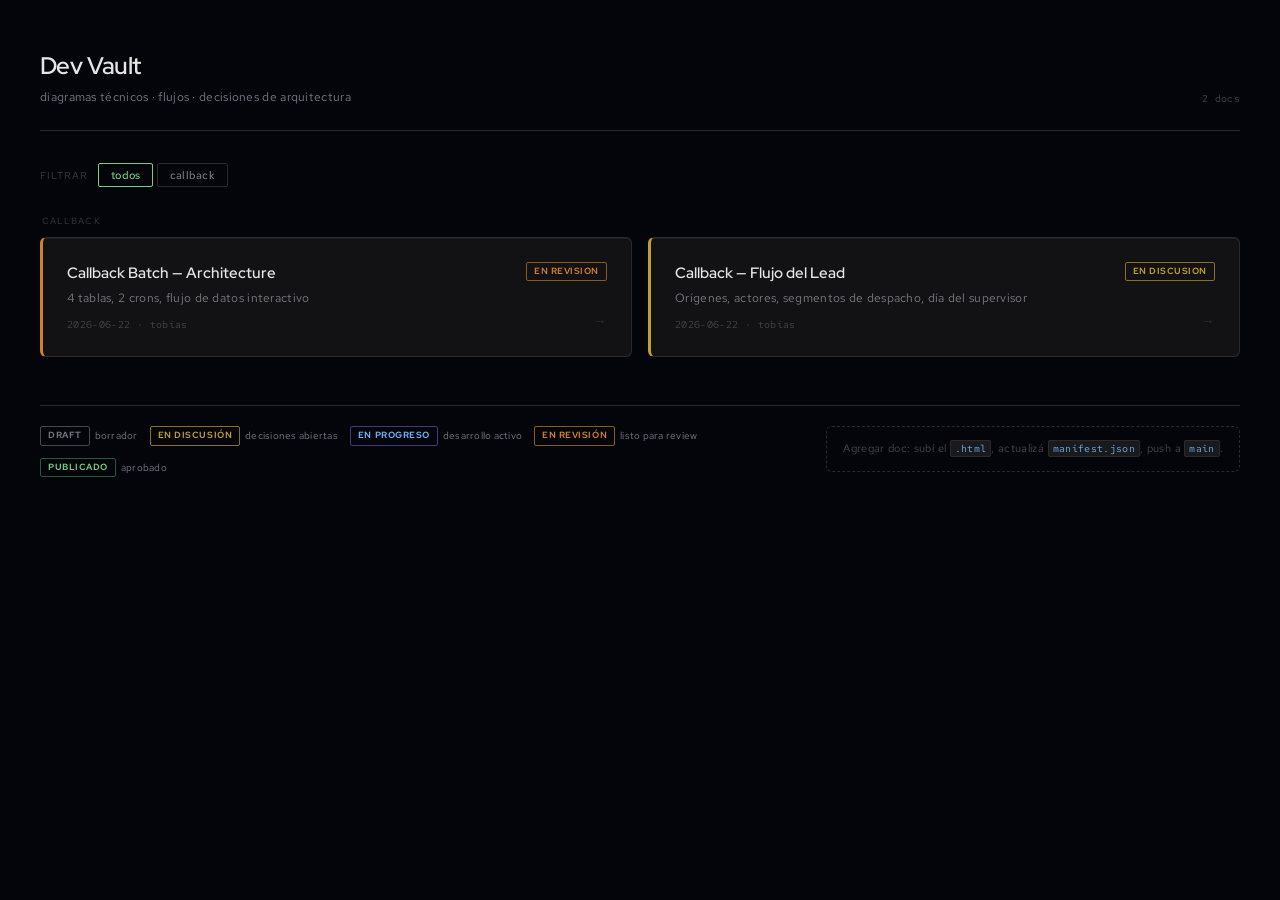
<file: index.html>
<!DOCTYPE html>
<html lang="es">
<head>
<meta charset="UTF-8">
<meta name="viewport" content="width=device-width, initial-scale=1.0">
<title>Dev Vault</title>
<link rel="preconnect" href="https://fonts.googleapis.com">
<link rel="preconnect" href="https://fonts.gstatic.com" crossorigin>
<link href="https://fonts.googleapis.com/css2?family=Red+Hat+Display:wght@400;500;600;700&family=Red+Hat+Mono:wght@400;500;600;700&family=Red+Hat+Text:wght@400;500;600;700&display=swap" rel="stylesheet">
<style>
:root {
  --carbon:   #04040b;
  --graphite: #121113;
  --obsidian: #1a191b;
  --basalt:   #2b292d;
  --iron:     #323035;
  --pewter:   #3c393f;
  --steel:    #49474e;
  --fog:      #7c7a85;
  --silver:   #b5b2bc;
  --ash:      #eeeef0;
  --chalk:    #e5e5e5;
  --signal:   #71d083;
  --led:      #366740;
  --moss:     #2d5736;
  --fern:     #1b2a1e;
  --forest:   #1d3a24;
  --link-blue:#70b8ff;
  --iris:     #473876;
  --plum:     #291f43;
  --shadow:   rgba(255,255,255,.06) 0 1px 0 0 inset;
}

* { box-sizing: border-box; margin: 0; padding: 0; }

body {
  background: var(--carbon);
  color: var(--ash);
  font-family: 'Red Hat Text', -apple-system, sans-serif;
  font-size: 14px;
  line-height: 1.5;
  letter-spacing: 0.025em;
  padding: 48px 40px 80px;
}

.wrap { max-width: 1200px; margin: 0 auto; }

/* ── HEADER ── */
.hdr {
  border-bottom: 1px solid var(--basalt);
  padding-bottom: 24px;
  margin-bottom: 32px;
  display: grid;
  grid-template-columns: 1fr auto;
  align-items: end;
  gap: 16px;
}
.hdr-left {}
.hdr h1 {
  font-family: 'Red Hat Display', sans-serif;
  font-size: 24px;
  font-weight: 600;
  color: var(--chalk);
  letter-spacing: -0.025em;
  margin-bottom: 4px;
}
.hdr p { font-size: 12px; color: var(--fog); letter-spacing: 0.025em; }
.hdr-meta { font-size: 10px; color: var(--steel); text-align: right; font-family: 'Red Hat Mono', monospace; }

/* ── FILTERS ── */
.filters-bar {
  display: flex;
  align-items: center;
  gap: 6px;
  margin-bottom: 28px;
  flex-wrap: wrap;
}
.filters-label {
  font-size: 10px;
  text-transform: uppercase;
  letter-spacing: .1em;
  color: var(--iron);
  font-weight: 500;
  margin-right: 4px;
}
.filter-btn {
  background: transparent;
  border: 1px solid var(--basalt);
  color: var(--fog);
  padding: 4px 12px;
  font-family: 'Red Hat Text', sans-serif;
  font-size: 11px;
  font-weight: 500;
  cursor: pointer;
  letter-spacing: 0.025em;
  border-radius: 2px;
  transition: border-color .15s, color .15s;
}
.filter-btn:hover, .filter-btn.active { border-color: var(--signal); color: var(--signal); }

/* ── DOMAIN GROUP ── */
.domain-group { margin-bottom: 32px; }
.domain-label {
  font-size: 9px;
  text-transform: uppercase;
  letter-spacing: .12em;
  color: var(--iron);
  margin-bottom: 8px;
  font-family: 'Red Hat Text', sans-serif;
  font-weight: 500;
  padding-left: 2px;
}

/* ── CARDS GRID ── */
.cards-grid {
  display: grid;
  grid-template-columns: repeat(2, 1fr);
  gap: 16px;
}
@media (max-width: 768px) {
  .cards-grid { grid-template-columns: 1fr; }
}

/* ── DOC CARD ── */
.doc-card {
  display: flex;
  align-items: stretch;
  background: var(--graphite);
  border: 1px solid var(--basalt);
  border-left: 3px solid var(--basalt);
  padding: 24px 24px;
  text-decoration: none;
  color: inherit;
  border-radius: 6px;
  box-shadow: var(--shadow);
  transition: border-color .15s, background .15s;
  gap: 16px;
  min-height: 120px;
}
.doc-card:hover { background: var(--obsidian); border-color: var(--pewter); }
.doc-card.status-draft        { border-left-color: var(--steel); }
.doc-card.status-en-discusion { border-left-color: #c0a030; }
.doc-card.status-en-progreso  { border-left-color: var(--link-blue); }
.doc-card.status-en-revision  { border-left-color: #d08030; }
.doc-card.status-publicado    { border-left-color: var(--signal); }
.doc-card.status-archivado    { opacity: .4; border-left-color: var(--basalt); }

.doc-main { flex: 1; min-width: 0; }
.doc-title {
  font-family: 'Red Hat Display', sans-serif;
  font-weight: 600;
  font-size: 15px;
  color: var(--chalk);
  margin-bottom: 5px;
  letter-spacing: 0;
  white-space: nowrap;
  overflow: hidden;
  text-overflow: ellipsis;
}
.doc-desc  { font-size: 12px; color: var(--fog); letter-spacing: 0.025em; line-height: 1.5; }
.doc-meta  { font-size: 10px; color: var(--steel); margin-top: 10px; font-family: 'Red Hat Mono', monospace; }

.doc-aside {
  display: flex;
  flex-direction: column;
  align-items: flex-end;
  justify-content: space-between;
  flex-shrink: 0;
  gap: 8px;
}

/* ── BADGE ── */
.badge {
  display: inline-block;
  padding: 2px 7px;
  font-size: 9px;
  font-weight: 600;
  letter-spacing: .06em;
  text-transform: uppercase;
  border: 1px solid;
  border-radius: 2px;
  white-space: nowrap;
  font-family: 'Red Hat Text', sans-serif;
}
.badge-draft        { color: var(--fog);       border-color: var(--steel); }
.badge-en-discusion { color: #c0a030;          border-color: #8a7022; }
.badge-en-progreso  { color: var(--link-blue); border-color: var(--iris); }
.badge-en-revision  { color: #d08030;          border-color: #8a5a1a; }
.badge-publicado    { color: var(--signal);    border-color: var(--moss); }
.badge-archivado    { color: var(--steel);     border-color: var(--basalt); }

.doc-author { font-size: 10px; color: var(--steel); font-family: 'Red Hat Mono', monospace; }
.doc-arrow  { font-size: 14px; color: var(--iron); transition: color .15s, transform .15s; }
.doc-card:hover .doc-arrow { color: var(--fog); transform: translateX(2px); }

/* ── EMPTY STATE ── */
.empty {
  color: var(--steel);
  font-size: 13px;
  padding: 48px 0;
  font-family: 'Red Hat Mono', monospace;
  border: 1px dashed var(--basalt);
  border-radius: 6px;
  text-align: center;
}

/* ── FOOTER ROW ── */
.footer-row {
  margin-top: 48px;
  padding-top: 20px;
  border-top: 1px solid var(--basalt);
  display: grid;
  grid-template-columns: 1fr auto;
  gap: 32px;
  align-items: start;
}

.legend {
  display: flex;
  gap: 12px;
  flex-wrap: wrap;
  font-size: 10px;
  color: var(--fog);
  letter-spacing: 0.025em;
  align-items: center;
}
.legend-item { display: flex; align-items: center; gap: 5px; }

.add-hint {
  padding: 12px 16px;
  border: 1px dashed var(--basalt);
  border-radius: 6px;
  font-size: 11px;
  color: var(--steel);
  line-height: 1.8;
  text-align: right;
  min-width: 340px;
}
.add-hint code {
  color: var(--link-blue);
  background: var(--obsidian);
  padding: 1px 4px;
  border: 1px solid var(--basalt);
  border-radius: 2px;
  font-family: 'Red Hat Mono', monospace;
  font-size: 10px;
}

@media (max-width: 900px) {
  body { padding: 32px 20px 60px; }
  .hdr { grid-template-columns: 1fr; }
  .hdr-meta { text-align: left; }
  .footer-row { grid-template-columns: 1fr; }
  .add-hint { min-width: 0; text-align: left; }
}
</style>
</head>
<body>
<div class="wrap">

  <div class="hdr">
    <div class="hdr-left">
      <h1>Dev Vault</h1>
      <p>diagramas técnicos &middot; flujos &middot; decisiones de arquitectura</p>
    </div>
    <div class="hdr-meta" id="doc-count">cargando…</div>
  </div>

  <div class="filters-bar">
    <span class="filters-label">filtrar</span>
    <div id="filters">
      <button class="filter-btn active" data-filter="all" onclick="setFilter('all', this)">todos</button>
    </div>
  </div>

  <div id="docs-container"></div>

  <div class="footer-row">
    <div class="legend">
      <div class="legend-item"><span class="badge badge-draft">draft</span> borrador</div>
      <div class="legend-item"><span class="badge badge-en-discusion">en discusión</span> decisiones abiertas</div>
      <div class="legend-item"><span class="badge badge-en-progreso">en progreso</span> desarrollo activo</div>
      <div class="legend-item"><span class="badge badge-en-revision">en revisión</span> listo para review</div>
      <div class="legend-item"><span class="badge badge-publicado">publicado</span> aprobado</div>
    </div>
    <div class="add-hint">
      Agregar doc: subí el <code>.html</code>, actualizá <code>manifest.json</code>, push a <code>main</code>.
    </div>
  </div>

</div>

<script>
// ponytail: inline fallback so the page renders when opened as file://
const FALLBACK_DOCS = [
  {
    "file": "callback-batch-architecture.html",
    "title": "Callback Batch — Architecture",
    "description": "4 tablas, 2 crons, flujo de datos interactivo",
    "domain": "Callback",
    "status": "en-revision",
    "author": "tobias",
    "updated": "2026-06-22"
  },
  {
    "file": "callback-lead-flow.html",
    "title": "Callback — Flujo del Lead",
    "description": "Orígenes, actores, segmentos de despacho, día del supervisor",
    "domain": "Callback",
    "status": "en-discusion",
    "author": "tobias",
    "updated": "2026-06-22"
  }
];

let currentFilter = 'all';
let allDocs = [];

fetch('manifest.json')
  .then(r => r.json())
  .then(docs => init(docs))
  .catch(() => init(FALLBACK_DOCS));

function init(docs) {
  allDocs = docs;
  buildFilters(docs);
  render(docs);
  document.getElementById('doc-count').textContent = `${docs.length} doc${docs.length !== 1 ? 's' : ''}`;
}

function buildFilters(docs) {
  const domains = [...new Set(docs.map(d => d.domain))];
  const container = document.getElementById('filters');
  domains.forEach(domain => {
    const btn = document.createElement('button');
    btn.className = 'filter-btn';
    btn.dataset.filter = domain;
    btn.textContent = domain.toLowerCase();
    btn.onclick = () => setFilter(domain, btn);
    container.appendChild(btn);
  });
}

function setFilter(filter, btn) {
  currentFilter = filter;
  document.querySelectorAll('.filter-btn').forEach(b => b.classList.remove('active'));
  btn.classList.add('active');
  render(allDocs);
}

function render(docs) {
  const filtered = currentFilter === 'all' ? docs : docs.filter(d => d.domain === currentFilter);
  const container = document.getElementById('docs-container');

  if (!filtered.length) {
    container.innerHTML = '<div class="empty">— sin documentos</div>';
    return;
  }

  const byDomain = filtered.reduce((acc, d) => {
    (acc[d.domain] = acc[d.domain] || []).push(d);
    return acc;
  }, {});

  container.innerHTML = Object.entries(byDomain).map(([domain, items]) => `
    <div class="domain-group">
      <div class="domain-label">${domain}</div>
      <div class="cards-grid">
        ${items.map(doc => `
          <a class="doc-card status-${doc.status}" href="${doc.file}">
            <div class="doc-main">
              <div class="doc-title">${doc.title}</div>
              <div class="doc-desc">${doc.description}</div>
              <div class="doc-meta">${doc.updated} &middot; ${doc.author}</div>
            </div>
            <div class="doc-aside">
              <span class="badge badge-${doc.status}">${doc.status.replace(/-/g, ' ')}</span>
              <span class="doc-arrow">→</span>
            </div>
          </a>`).join('')}
      </div>
    </div>`).join('');
}
</script>
</body>
</html>
</file>
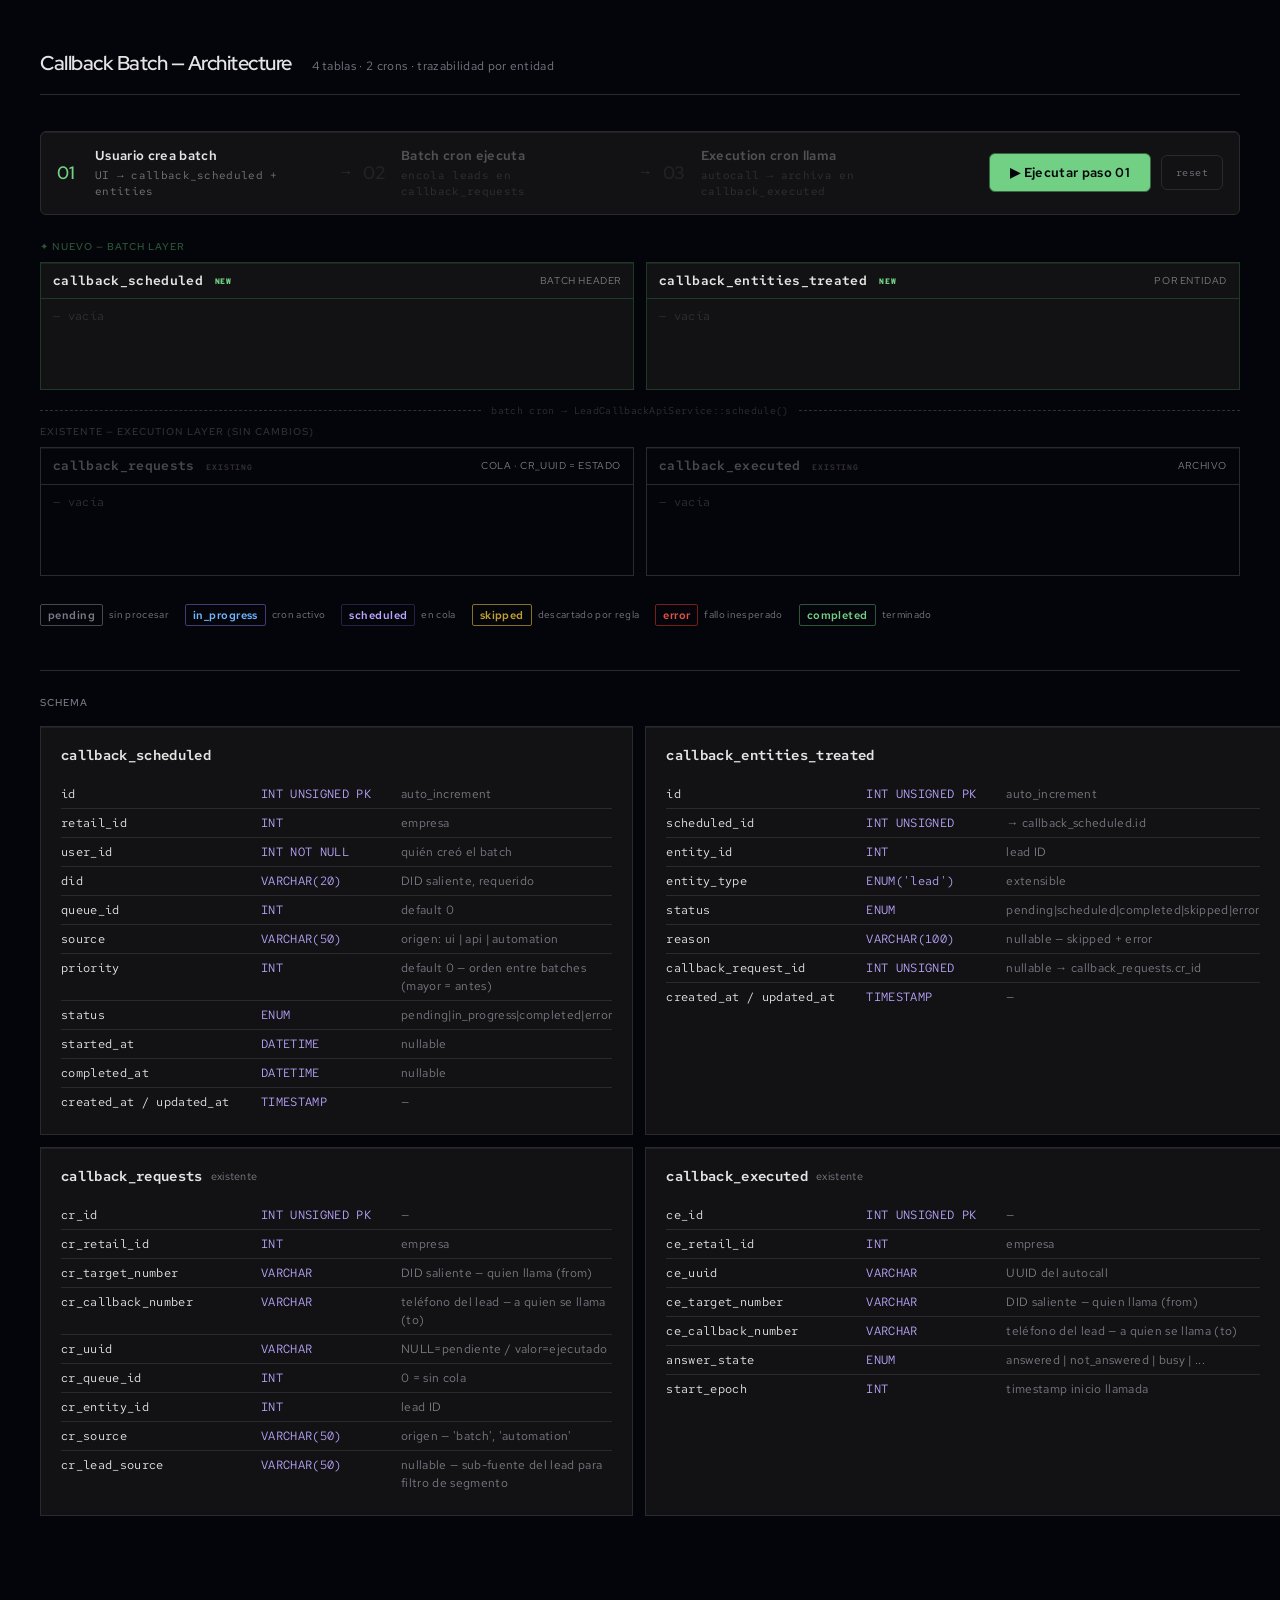
<file: callback-batch-architecture.html>
<!DOCTYPE html>
<html lang="es">
<head>
<meta charset="UTF-8">
<meta name="viewport" content="width=device-width, initial-scale=1.0">
<title>Callback Batch — System Architecture</title>
<link rel="preconnect" href="https://fonts.googleapis.com">
<link rel="preconnect" href="https://fonts.gstatic.com" crossorigin>
<link href="https://fonts.googleapis.com/css2?family=Red+Hat+Display:wght@400;500;600;700&family=Red+Hat+Mono:wght@400;500;600;700&family=Red+Hat+Text:wght@400;500;600;700&display=swap" rel="stylesheet">
<style>
:root {
  --carbon:   #04040b;
  --graphite: #121113;
  --obsidian: #1a191b;
  --basalt:   #2b292d;
  --iron:     #323035;
  --pewter:   #3c393f;
  --steel:    #49474e;
  --fog:      #7c7a85;
  --silver:   #b5b2bc;
  --ash:      #eeeef0;
  --chalk:    #e5e5e5;
  --signal:   #71d083;
  --led:      #366740;
  --moss:     #2d5736;
  --forest:   #1d3a24;
  --fern:     #1b2a1e;
  --link-blue:#70b8ff;
  --iris:     #473876;
  --plum:     #291f43;
  --lilac:    #baa7ff;
  --shadow:   rgba(255,255,255,.06) 0 1px 0 0 inset;

  --pending:   var(--steel);
  --progress:  var(--iris);
  --completed: var(--moss);
  --error:     #7a1d18;
  --skipped:   #4a3510;
  --scheduled: #1a3a6a;
}

* { box-sizing: border-box; margin: 0; padding: 0; }

body {
  background: var(--carbon);
  color: var(--ash);
  font-family: 'Red Hat Text', sans-serif;
  font-size: 13px;
  line-height: 1.5;
  letter-spacing: 0.025em;
  padding: 48px 40px 100px;
}

/* ── HEADER ── */
.hdr {
  max-width: min(1440px, 96vw);
  margin: 0 auto 36px;
  display: flex;
  align-items: baseline;
  gap: 20px;
  border-bottom: 1px solid var(--basalt);
  padding-bottom: 16px;
}
.hdr h1 {
  font-family: 'Red Hat Display', sans-serif;
  font-size: 20px;
  font-weight: 600;
  color: var(--chalk);
  letter-spacing: -0.025em;
}
.hdr p { font-size: 12px; color: var(--fog); }

/* ── CONTROLS ── */
.controls {
  max-width: min(1440px, 96vw);
  margin: 0 auto 24px;
}

.steps {
  display: flex;
  align-items: center;
  gap: 10px;
  background: var(--graphite);
  border: 1px solid var(--basalt);
  border-radius: 6px;
  padding: 14px 16px;
  box-shadow: var(--shadow);
}

.step {
  display: flex;
  align-items: center;
  gap: 10px;
  opacity: .3;
  transition: opacity .2s;
}
.step.active { opacity: 1; }
.step.done   { opacity: .5; }

.step-num {
  font-family: 'Red Hat Display', sans-serif;
  font-size: 18px;
  font-weight: 600;
  color: var(--steel);
  min-width: 28px;
  letter-spacing: -0.025em;
}
.step.active .step-num { color: var(--signal); }
.step.done   .step-num { color: var(--moss); }

.step-title { font-size: 13px; font-weight: 600; color: var(--chalk); font-family: 'Red Hat Text', sans-serif; }
.step-sub   { font-size: 11px; color: var(--fog); margin-top: 1px; font-family: 'Red Hat Mono', monospace; }

.step-arrow { color: var(--iron); font-size: 14px; flex-shrink: 0; }

.step-spacer { flex: 1; }

.btn-next {
  background: var(--signal);
  border: 1px solid var(--led);
  color: var(--carbon);
  padding: 10px 20px;
  font-family: 'Red Hat Text', sans-serif;
  font-size: 13px;
  font-weight: 600;
  cursor: pointer;
  letter-spacing: 0.025em;
  border-radius: 6px;
  transition: background .15s;
  flex-shrink: 0;
}
.btn-next:hover { background: #8de09a; }
.btn-next:disabled { opacity: .25; cursor: not-allowed; }

.btn {
  background: transparent;
  border: 1px solid var(--basalt);
  color: var(--fog);
  padding: 10px 14px;
  font-family: 'Red Hat Mono', monospace;
  font-size: 10px;
  cursor: pointer;
  letter-spacing: 0.04em;
  border-radius: 6px;
  transition: border-color .15s, color .15s;
}
.btn:hover:not(:disabled) { border-color: var(--pewter); color: var(--ash); }
.btn:disabled { opacity: .25; cursor: not-allowed; }
.btn-reset { flex-shrink: 0; }

/* ── PIPELINE ── */
.pipeline {
  max-width: min(1440px, 96vw);
  margin: 0 auto;
}

/* Layer labels */
.layer-label {
  font-size: 10px;
  text-transform: uppercase;
  letter-spacing: .1em;
  color: var(--iron);
  margin-bottom: 8px;
  font-family: 'Red Hat Text', sans-serif;
  font-weight: 500;
}
.layer:first-child .layer-label { color: var(--moss); }
.layer:first-child .tbl { border-color: var(--forest); }
.layer:first-child .tbl-head { border-bottom-color: var(--forest); }
.layer:first-child .tbl-name::after {
  content: ' NEW';
  font-size: 8px;
  font-weight: 700;
  color: var(--signal);
  letter-spacing: .1em;
  margin-left: 6px;
  vertical-align: middle;
}
.layer:last-child .layer-label { color: var(--iron); }
.layer:last-child .tbl { background: var(--carbon); border-color: var(--basalt); }
.layer:last-child .tbl-name { color: var(--steel); }
.layer:last-child .tbl-name::after {
  content: ' EXISTING';
  font-size: 8px;
  font-weight: 600;
  color: var(--iron);
  letter-spacing: .1em;
  margin-left: 6px;
  vertical-align: middle;
}

.layer { margin-bottom: 6px; }

/* Table grid per layer */
.layer-grid {
  display: grid;
  grid-template-columns: 1fr 1fr;
  gap: 12px;
}

/* Connector between layers */
.connector {
  display: flex;
  align-items: center;
  justify-content: center;
  height: 28px;
  color: var(--iron);
  font-size: 10px;
  font-family: 'Red Hat Mono', monospace;
  gap: 10px;
  position: relative;
}
.connector::before, .connector::after {
  content: '';
  flex: 1;
  border-top: 1px dashed var(--iron);
}
.connector-label { white-space: nowrap; }
.connector.active-flow { color: var(--link-blue); }
.connector.active-flow::before, .connector.active-flow::after {
  border-color: var(--link-blue);
  animation: dash 1s linear infinite;
}

@keyframes dash {
  to { stroke-dashoffset: -10; }
}

/* Table card */
.tbl {
  background: var(--graphite);
  border: 1px solid var(--basalt);
  box-shadow: var(--shadow);
}
.tbl.highlight { border-color: var(--moss); }

.tbl-head {
  display: flex;
  align-items: center;
  padding: 8px 12px;
  border-bottom: 1px solid var(--basalt);
  gap: 10px;
}
.tbl-name {
  font-weight: 600;
  color: var(--chalk);
  font-size: 13px;
  font-family: 'Red Hat Mono', monospace;
}
.tbl-role {
  font-size: 10px;
  color: var(--fog);
  margin-left: auto;
  text-transform: uppercase;
  letter-spacing: .06em;
  font-family: 'Red Hat Text', sans-serif;
}

.tbl-body {
  padding: 8px 12px;
  min-height: 90px;
}

.empty { color: var(--iron); font-size: 12px; font-family: 'Red Hat Mono', monospace; }

/* Data rows inside tables */
.row {
  display: flex;
  gap: 12px;
  padding: 5px 0;
  border-bottom: 1px solid var(--basalt);
  font-size: 12px;
  font-family: 'Red Hat Mono', monospace;
  animation: fadeIn .2s ease;
  align-items: center;
}
.row:last-child { border-bottom: none; }

@keyframes fadeIn {
  from { opacity: 0; transform: translateY(-2px); }
  to   { opacity: 1; transform: translateY(0); }
}

.cell-id    { color: var(--steel); width: 40px; flex-shrink: 0; }
.cell-phone { color: var(--ash);   width: 95px; flex-shrink: 0; }
.cell-lead  { color: var(--fog);   width: 60px; flex-shrink: 0; }
.cell-info  { color: var(--fog);   flex: 1; }
.cell-uuid  { width: 70px; flex-shrink: 0; }
.cell-ans   { width: 90px; flex-shrink: 0; }

/* Status chip */
.chip {
  display: inline-block;
  padding: 2px 7px;
  font-size: 11px;
  font-weight: 600;
  letter-spacing: .04em;
  border: 1px solid;
  border-radius: 2px;
  white-space: nowrap;
  font-family: 'Red Hat Text', sans-serif;
}
.chip-pending   { color: var(--fog);      border-color: var(--steel); }
.chip-progress  { color: var(--link-blue);border-color: var(--iris); }
.chip-completed { color: var(--signal);   border-color: var(--moss); }
.chip-scheduled { color: var(--lilac);    border-color: var(--plum); }
.chip-skipped   { color: #c0a030;         border-color: #8a7022; }
.chip-error     { color: #e05545;         border-color: #7a1d18; }

/* ── SCHEMA ── */
.schema-section {
  max-width: min(1440px, 96vw);
  margin: 44px auto 0;
  border-top: 1px solid var(--basalt);
  padding-top: 24px;
}

.schema-title {
  font-size: 10px;
  text-transform: uppercase;
  letter-spacing: .1em;
  color: var(--fog);
  margin-bottom: 16px;
  font-family: 'Red Hat Text', sans-serif;
  font-weight: 500;
}

.schema-grid {
  display: grid;
  grid-template-columns: 1fr 1fr;
  gap: 12px;
}

.schema-card {
  background: var(--graphite);
  border: 1px solid var(--basalt);
  padding: 18px 20px;
  box-shadow: var(--shadow);
}

.s-tbl-name {
  font-weight: 600;
  color: var(--chalk);
  font-size: 14px;
  font-family: 'Red Hat Mono', monospace;
  margin-bottom: 14px;
  display: flex;
  align-items: center;
  gap: 8px;
}
.s-existing {
  font-size: 11px;
  font-weight: 400;
  color: var(--fog);
  font-family: 'Red Hat Text', sans-serif;
}

.s-field {
  display: grid;
  grid-template-columns: 190px 130px 1fr;
  gap: 10px;
  padding: 5px 0;
  font-size: 12px;
  font-family: 'Red Hat Mono', monospace;
  border-bottom: 1px solid var(--basalt);
}
.s-field:last-child { border-bottom: none; }

.s-fname { color: var(--ash); }
.s-ftype { color: var(--lilac); }
.s-fnote { color: var(--fog); font-family: 'Red Hat Text', sans-serif; }

/* ── STATUS LEGEND ── */
.legend {
  max-width: min(1440px, 96vw);
  margin: 28px auto 0;
  display: flex;
  gap: 16px;
  flex-wrap: wrap;
}
.legend-item {
  display: flex;
  align-items: center;
  gap: 6px;
  font-size: 10px;
  color: var(--fog);
  font-family: 'Red Hat Text', sans-serif;
}
</style>
</head>
<body>

<div class="hdr">
  <h1>Callback Batch — Architecture</h1>
  <p>4 tablas · 2 crons · trazabilidad por entidad</p>
</div>

<!-- CONTROLS -->
<div class="controls">
  <div class="steps">
    <div class="step" id="s1">
      <div class="step-num">01</div>
      <div class="step-desc">
        <div class="step-title">Usuario crea batch</div>
        <div class="step-sub">UI → callback_scheduled + entities</div>
      </div>
    </div>
    <div class="step-arrow">→</div>
    <div class="step" id="s2">
      <div class="step-num">02</div>
      <div class="step-desc">
        <div class="step-title">Batch cron ejecuta</div>
        <div class="step-sub">encola leads en callback_requests</div>
      </div>
    </div>
    <div class="step-arrow">→</div>
    <div class="step" id="s3">
      <div class="step-num">03</div>
      <div class="step-desc">
        <div class="step-title">Execution cron llama</div>
        <div class="step-sub">autocall → archiva en callback_executed</div>
      </div>
    </div>
    <div class="step-spacer"></div>
    <button class="btn-next" id="btn-next" onclick="nextStep()">▶ Ejecutar paso 01</button>
    <button class="btn btn-reset" onclick="reset()">reset</button>
  </div>
</div>

<!-- PIPELINE -->
<div class="pipeline">

  <!-- Layer 1: orchestration -->
  <div class="layer">
    <div class="layer-label">✦ nuevo — batch layer</div>
    <div class="layer-grid">
      <div class="tbl" id="card-sched">
        <div class="tbl-head">
          <span class="tbl-name">callback_scheduled</span>
          <span class="tbl-role">batch header</span>
        </div>
        <div class="tbl-body" id="body-sched">
          <div class="empty">— vacía</div>
        </div>
      </div>
      <div class="tbl" id="card-ent">
        <div class="tbl-head">
          <span class="tbl-name">callback_entities_treated</span>
          <span class="tbl-role">por entidad</span>
        </div>
        <div class="tbl-body" id="body-ent">
          <div class="empty">— vacía</div>
        </div>
      </div>
    </div>
  </div>

  <!-- Connector -->
  <div class="connector" id="connector">
    <span class="connector-label">batch cron → LeadCallbackApiService::schedule()</span>
  </div>

  <!-- Layer 2: execution -->
  <div class="layer">
    <div class="layer-label">existente — execution layer (sin cambios)</div>
    <div class="layer-grid">
      <div class="tbl" id="card-req">
        <div class="tbl-head">
          <span class="tbl-name">callback_requests</span>
          <span class="tbl-role">cola · cr_uuid = estado</span>
        </div>
        <div class="tbl-body" id="body-req">
          <div class="empty">— vacía</div>
        </div>
      </div>
      <div class="tbl" id="card-exec">
        <div class="tbl-head">
          <span class="tbl-name">callback_executed</span>
          <span class="tbl-role">archivo</span>
        </div>
        <div class="tbl-body" id="body-exec">
          <div class="empty">— vacía</div>
        </div>
      </div>
    </div>
  </div>

</div>

<!-- LEGEND -->
<div class="legend">
  <div class="legend-item"><span class="chip chip-pending">pending</span> sin procesar</div>
  <div class="legend-item"><span class="chip chip-progress">in_progress</span> cron activo</div>
  <div class="legend-item"><span class="chip chip-scheduled">scheduled</span> en cola</div>
  <div class="legend-item"><span class="chip chip-skipped">skipped</span> descartado por regla</div>
  <div class="legend-item"><span class="chip chip-error">error</span> fallo inesperado</div>
  <div class="legend-item"><span class="chip chip-completed">completed</span> terminado</div>
</div>

<!-- SCHEMA -->
<div class="schema-section">
  <div class="schema-title">Schema</div>
  <div class="schema-grid">

    <div class="schema-card">
      <div class="s-tbl-name">callback_scheduled</div>
      <div class="s-field"><span class="s-fname">id</span><span class="s-ftype">INT UNSIGNED PK</span><span class="s-fnote">auto_increment</span></div>
      <div class="s-field"><span class="s-fname">retail_id</span><span class="s-ftype">INT</span><span class="s-fnote">empresa</span></div>
      <div class="s-field"><span class="s-fname">user_id</span><span class="s-ftype">INT NOT NULL</span><span class="s-fnote">quién creó el batch</span></div>
      <div class="s-field"><span class="s-fname">did</span><span class="s-ftype">VARCHAR(20)</span><span class="s-fnote">DID saliente, requerido</span></div>
      <div class="s-field"><span class="s-fname">queue_id</span><span class="s-ftype">INT</span><span class="s-fnote">default 0</span></div>
      <div class="s-field"><span class="s-fname">source</span><span class="s-ftype">VARCHAR(50)</span><span class="s-fnote">origen: ui | api | automation</span></div>
      <div class="s-field"><span class="s-fname">priority</span><span class="s-ftype">INT</span><span class="s-fnote">default 0 — orden entre batches (mayor = antes)</span></div>
      <div class="s-field"><span class="s-fname">status</span><span class="s-ftype">ENUM</span><span class="s-fnote">pending|in_progress|completed|error</span></div>
      <div class="s-field"><span class="s-fname">started_at</span><span class="s-ftype">DATETIME</span><span class="s-fnote">nullable</span></div>
      <div class="s-field"><span class="s-fname">completed_at</span><span class="s-ftype">DATETIME</span><span class="s-fnote">nullable</span></div>
      <div class="s-field"><span class="s-fname">created_at / updated_at</span><span class="s-ftype">TIMESTAMP</span><span class="s-fnote">—</span></div>
    </div>

    <div class="schema-card">
      <div class="s-tbl-name">callback_entities_treated</div>
      <div class="s-field"><span class="s-fname">id</span><span class="s-ftype">INT UNSIGNED PK</span><span class="s-fnote">auto_increment</span></div>
      <div class="s-field"><span class="s-fname">scheduled_id</span><span class="s-ftype">INT UNSIGNED</span><span class="s-fnote">→ callback_scheduled.id</span></div>
      <div class="s-field"><span class="s-fname">entity_id</span><span class="s-ftype">INT</span><span class="s-fnote">lead ID</span></div>
      <div class="s-field"><span class="s-fname">entity_type</span><span class="s-ftype">ENUM('lead')</span><span class="s-fnote">extensible</span></div>
      <div class="s-field"><span class="s-fname">status</span><span class="s-ftype">ENUM</span><span class="s-fnote">pending|scheduled|completed|skipped|error</span></div>
      <div class="s-field"><span class="s-fname">reason</span><span class="s-ftype">VARCHAR(100)</span><span class="s-fnote">nullable — skipped + error</span></div>
      <div class="s-field"><span class="s-fname">callback_request_id</span><span class="s-ftype">INT UNSIGNED</span><span class="s-fnote">nullable → callback_requests.cr_id</span></div>
      <div class="s-field"><span class="s-fname">created_at / updated_at</span><span class="s-ftype">TIMESTAMP</span><span class="s-fnote">—</span></div>
    </div>

    <div class="schema-card">
      <div class="s-tbl-name">callback_requests <span class="s-existing">existente</span></div>
      <div class="s-field"><span class="s-fname">cr_id</span><span class="s-ftype">INT UNSIGNED PK</span><span class="s-fnote">—</span></div>
      <div class="s-field"><span class="s-fname">cr_retail_id</span><span class="s-ftype">INT</span><span class="s-fnote">empresa</span></div>
      <div class="s-field"><span class="s-fname">cr_target_number</span><span class="s-ftype">VARCHAR</span><span class="s-fnote">DID saliente — quien llama (from)</span></div>
      <div class="s-field"><span class="s-fname">cr_callback_number</span><span class="s-ftype">VARCHAR</span><span class="s-fnote">teléfono del lead — a quien se llama (to)</span></div>
      <div class="s-field"><span class="s-fname">cr_uuid</span><span class="s-ftype">VARCHAR</span><span class="s-fnote">NULL=pendiente / valor=ejecutado</span></div>
      <div class="s-field"><span class="s-fname">cr_queue_id</span><span class="s-ftype">INT</span><span class="s-fnote">0 = sin cola</span></div>
      <div class="s-field"><span class="s-fname">cr_entity_id</span><span class="s-ftype">INT</span><span class="s-fnote">lead ID</span></div>
      <div class="s-field"><span class="s-fname">cr_source</span><span class="s-ftype">VARCHAR(50)</span><span class="s-fnote">origen — 'batch', 'automation'</span></div>
      <div class="s-field"><span class="s-fname">cr_lead_source</span><span class="s-ftype">VARCHAR(50)</span><span class="s-fnote">nullable — sub-fuente del lead para filtro de segmento</span></div>
    </div>

    <div class="schema-card">
      <div class="s-tbl-name">callback_executed <span class="s-existing">existente</span></div>
      <div class="s-field"><span class="s-fname">ce_id</span><span class="s-ftype">INT UNSIGNED PK</span><span class="s-fnote">—</span></div>
      <div class="s-field"><span class="s-fname">ce_retail_id</span><span class="s-ftype">INT</span><span class="s-fnote">empresa</span></div>
      <div class="s-field"><span class="s-fname">ce_uuid</span><span class="s-ftype">VARCHAR</span><span class="s-fnote">UUID del autocall</span></div>
      <div class="s-field"><span class="s-fname">ce_target_number</span><span class="s-ftype">VARCHAR</span><span class="s-fnote">DID saliente — quien llama (from)</span></div>
      <div class="s-field"><span class="s-fname">ce_callback_number</span><span class="s-ftype">VARCHAR</span><span class="s-fnote">teléfono del lead — a quien se llama (to)</span></div>
      <div class="s-field"><span class="s-fname">answer_state</span><span class="s-ftype">ENUM</span><span class="s-fnote">answered | not_answered | busy | ...</span></div>
      <div class="s-field"><span class="s-fname">start_epoch</span><span class="s-ftype">INT</span><span class="s-fnote">timestamp inicio llamada</span></div>
    </div>

  </div>
</div>

<script>
const ENTITIES = [
  { id: 4821, phone: '+5491155550021', outcome: 'scheduled' },
  { id: 4822, phone: '+5491155550034', outcome: 'scheduled' },
  { id: 4823, phone: '+5491155550089', outcome: 'skipped',  reason: 'touch_limit_reached' },
  { id: 4824, phone: '+5491155550012', outcome: 'error',    reason: 'lead_not_found' },
  { id: 4825, phone: '+5491155550067', outcome: 'scheduled' },
];

const ANSWERS = ['answered', 'not_answered', 'answered'];

let step = 0;
let crBase = 9340;
let running = false;

const chip = (type, label) =>
  `<span class="chip chip-${type}">${label ?? type}</span>`;

function sleep(ms) { return new Promise(r => setTimeout(r, ms)); }

window.onload = () => setStepUI(1);

function highlight(id, on) {
  document.getElementById(id).classList.toggle('highlight', on);
}

function setStepUI(active) {
  for (let i = 1; i <= 3; i++) {
    const el = document.getElementById(`s${i}`);
    el.classList.remove('active', 'done');
    if (i < active) el.classList.add('done');
    if (i === active) el.classList.add('active');
  }
  const labels = [
    null,
    '▶ Ejecutar paso 01',
    '▶ Ejecutar paso 02',
    '▶ Ejecutar paso 03',
    '✓ Demo completa',
  ];
  const btn = document.getElementById('btn-next');
  btn.textContent = labels[active] ?? '✓ Demo completa';
  btn.disabled = active > 3;
}

function nextStep() {
  if (running) return;
  if (step === 0) step1();
  else if (step === 1) step2();
  else if (step === 2) step3();
}

function reset() {
  step = 0; crBase = 9340; running = false;
  ['body-sched','body-ent','body-req','body-exec'].forEach(id => {
    document.getElementById(id).innerHTML = '<div class="empty">— vacía</div>';
  });
  ['card-sched','card-ent','card-req','card-exec'].forEach(id => highlight(id, false));
  document.getElementById('connector').classList.remove('active-flow');
  document.getElementById('btn-next').disabled = false;
  setStepUI(1);
}

function step1() {
  if (step !== 0) return;
  step = 1;
  setStepUI(2);
  highlight('card-sched', true);
  highlight('card-ent', true);

  document.getElementById('body-sched').innerHTML = `
    <div class="row">
      <span class="cell-id">#1</span>
      <span>${chip('pending')}</span>
      <span class="cell-info">user:42 · did:+549110000 · queue:0 · source:ui · priority:0</span>
    </div>`;

  document.getElementById('body-ent').innerHTML = ENTITIES.map((e, i) => `
    <div class="row" id="ent-${i}">
      <span class="cell-id">#${e.id}</span>
      <span class="cell-lead">lead</span>
      <span>${chip('pending')}</span>
      <span class="cell-info">—</span>
    </div>`).join('');

}

async function step2() {
  if (step !== 1) return;
  step = 2; running = true;
  document.getElementById('btn-next').disabled = true;
  document.getElementById('connector').classList.add('active-flow');
  highlight('card-req', true);

  // in_progress
  document.getElementById('body-sched').innerHTML = `
    <div class="row">
      <span class="cell-id">#1</span>
      <span>${chip('progress', 'in_progress')}</span>
      <span class="cell-info">started: 10:00:01</span>
    </div>`;

  document.getElementById('body-req').innerHTML = '';

  let scheduled = 0;

  for (let i = 0; i < ENTITIES.length; i++) {
    await sleep(550);
    const e = ENTITIES[i];
    const row = document.getElementById(`ent-${i}`);

    if (e.outcome === 'scheduled') {
      const crId = crBase + scheduled;
      row.innerHTML = `
        <span class="cell-id">#${e.id}</span>
        <span class="cell-lead">lead</span>
        <span>${chip('scheduled')}</span>
        <span class="cell-info">cr_id:#${crId}</span>`;

      const rBody = document.getElementById('body-req');
      if (rBody.querySelector('.empty')) rBody.innerHTML = '';
      rBody.innerHTML += `
        <div class="row" id="req-${crId}">
          <span class="cell-id">#${crId}</span>
          <span class="cell-phone">${e.phone}</span>
          <span class="cell-uuid" style="color:var(--steel)">uuid:NULL</span>
          <span class="cell-info">lead #${e.id}</span>
        </div>`;
      scheduled++;

    } else if (e.outcome === 'skipped') {
      row.innerHTML = `
        <span class="cell-id">#${e.id}</span>
        <span class="cell-lead">lead</span>
        <span>${chip('skipped')}</span>
        <span class="cell-info">${e.reason}</span>`;

    } else {
      row.innerHTML = `
        <span class="cell-id">#${e.id}</span>
        <span class="cell-lead">lead</span>
        <span>${chip('error')}</span>
        <span class="cell-info">${e.reason}</span>`;
    }
  }

  await sleep(400);
  document.getElementById('connector').classList.remove('active-flow');

  document.getElementById('body-sched').innerHTML = `
    <div class="row">
      <span class="cell-id">#1</span>
      <span>${chip('completed')}</span>
      <span class="cell-info">10:00:01 → 10:00:04</span>
    </div>
    <div class="row">
      <span class="cell-id"></span>
      <span class="cell-info" style="color:var(--fog)">${scheduled} scheduled · 1 skipped · 1 error</span>
    </div>`;

  running = false;
  setStepUI(3);
  document.getElementById('btn-next').disabled = false;
}

async function step3() {
  if (step !== 2) return;
  step = 3; running = true;
  document.getElementById('btn-next').disabled = true;
  highlight('card-exec', true);

  document.getElementById('body-exec').innerHTML = '';

  const scheduled = ENTITIES.filter(e => e.outcome === 'scheduled');

  for (let i = 0; i < scheduled.length; i++) {
    await sleep(700);
    const e = scheduled[i];
    const crId = crBase + i;
    const req = document.getElementById(`req-${crId}`);
    const uuid = 'uuid-' + Math.random().toString(36).slice(2,9);
    const ans = ANSWERS[i] ?? 'not_answered';

    // mark uuid set
    if (req) req.innerHTML = `
      <span class="cell-id">#${crId}</span>
      <span class="cell-phone">${e.phone}</span>
      <span class="cell-uuid" style="color:var(--signal)">uuid:✓</span>
      <span class="cell-info" style="color:var(--fog)">archivando…</span>`;

    await sleep(300);

    // archive
    const eBody = document.getElementById('body-exec');
    if (eBody.querySelector('.empty')) eBody.innerHTML = '';
    eBody.innerHTML += `
      <div class="row">
        <span class="cell-id">#${crId}</span>
        <span class="cell-phone">${e.phone}</span>
        <span class="cell-ans" style="color:${ans === 'answered' ? 'var(--signal)' : 'var(--fog)'}">${ans}</span>
        <span class="cell-info" style="color:var(--fog)">${uuid}</span>
      </div>`;

    // fade out from requests
    if (req) { req.style.opacity = '.25'; req.style.transition = 'opacity .4s'; }
  }

  await sleep(500);
  document.getElementById('body-req').innerHTML = '<div class="empty">— archivado, tabla vacía</div>';
  running = false;
  setStepUI(4);
}
</script>
</body>
</html>
</file>
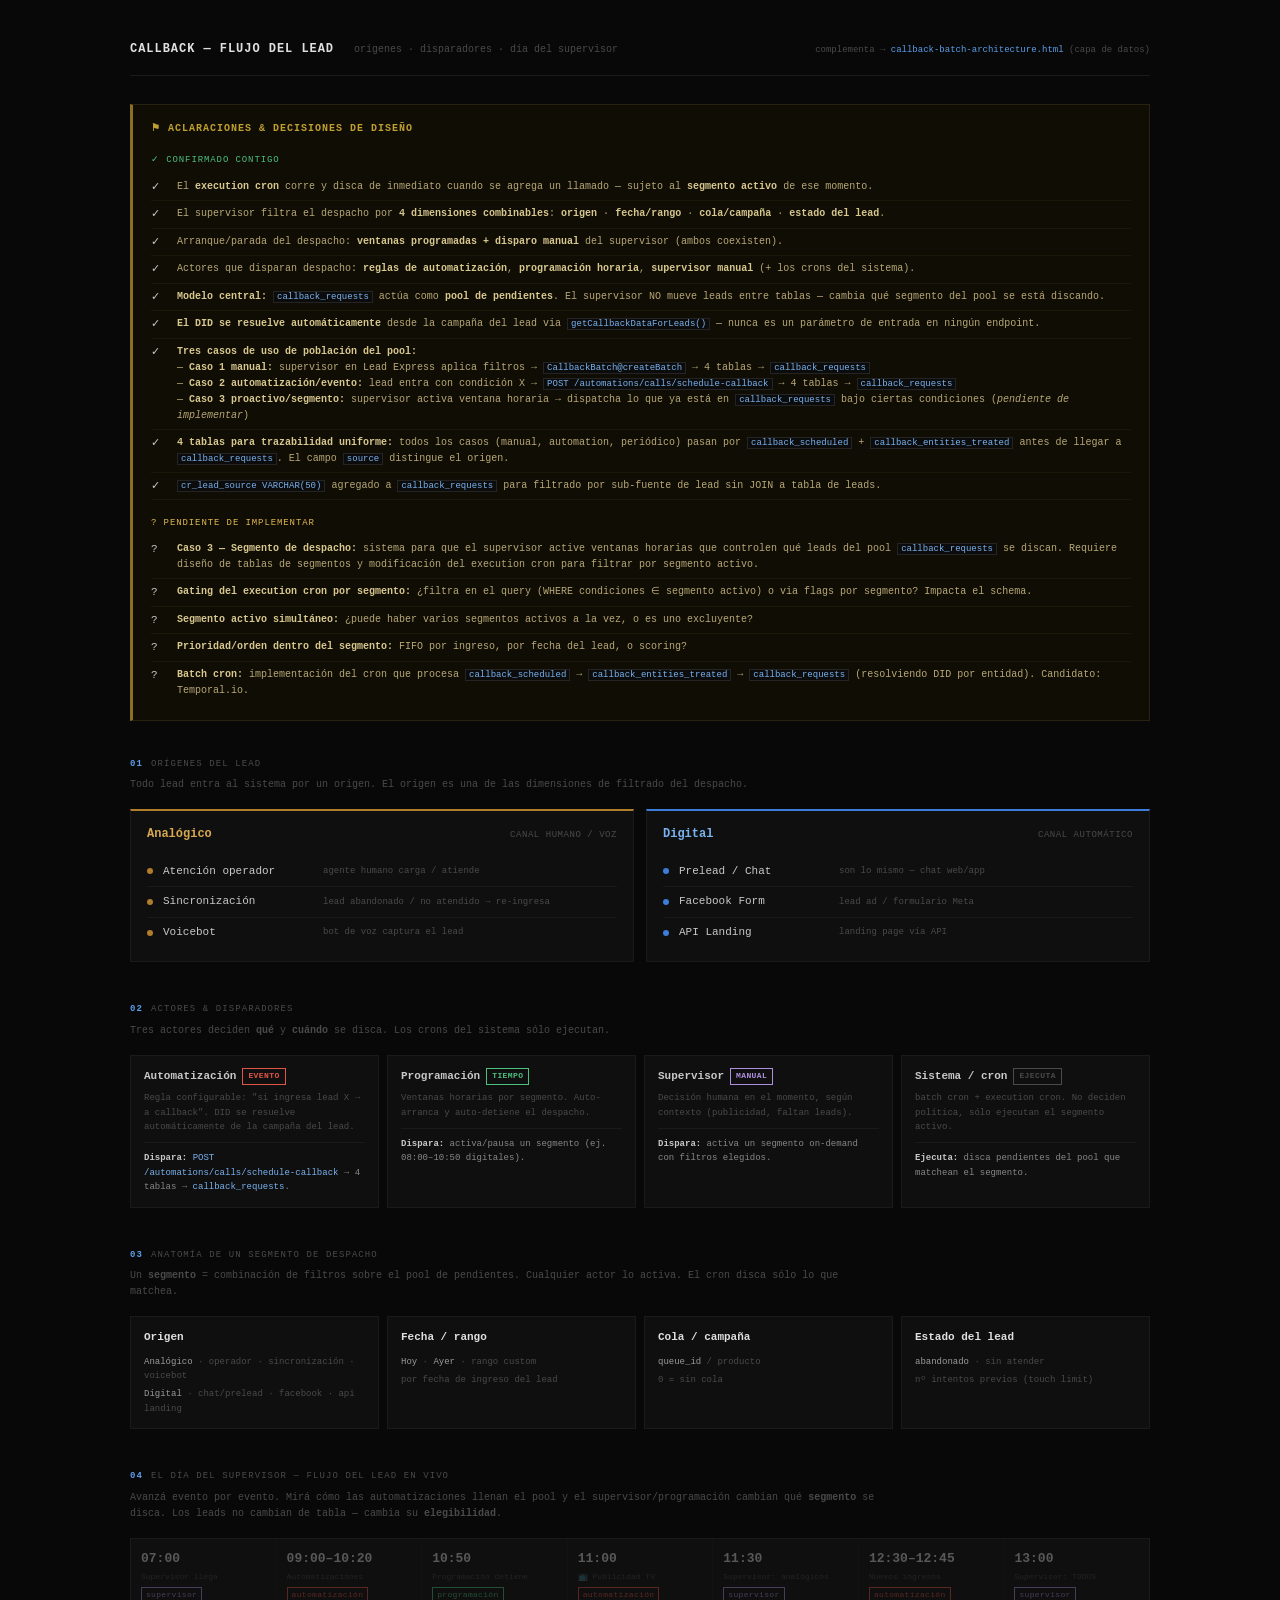
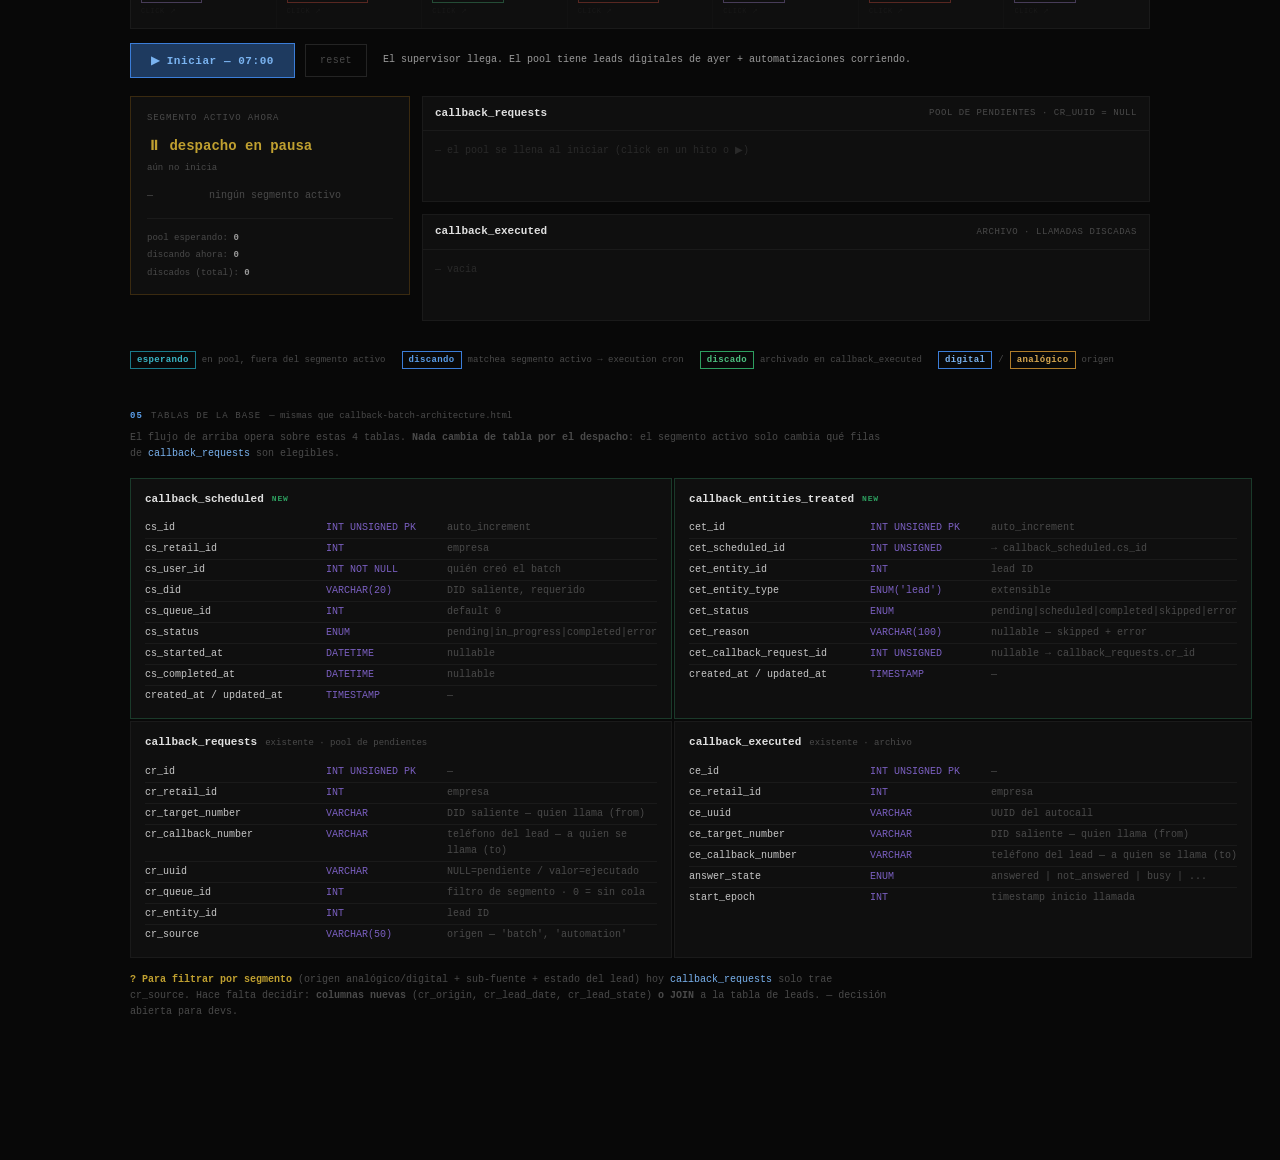
<file: callback-lead-flow.html>
<!DOCTYPE html>
<html lang="es">
<head>
<meta charset="UTF-8">
<meta name="viewport" content="width=device-width, initial-scale=1.0">
<title>Callback — Flujo del Lead & Día del Supervisor</title>
<style>
:root {
  --bg: #080808;
  --surface: #0f0f0f;
  --surface2: #141414;
  --border: #1a1a1a;
  --border2: #242424;
  --text: #c8c8c8;
  --dim: #4a4a4a;
  --dimmer: #2a2a2a;

  --digital:   #3b7dd8;
  --analogico: #b07d2a;
  --pending:   #4a4a4a;
  --waiting:   #1a7a8a;
  --dialing:   #3b7dd8;
  --done:      #2d9e5f;
  --supervisor:#8a5fc0;
  --schedule:  #2d9e5f;
  --automation:#c0392b;
  --note:      #8a7022;

  --mono: 'SF Mono', 'Cascadia Code', 'Consolas', 'Monaco', monospace;
}

* { box-sizing: border-box; margin: 0; padding: 0; }

body {
  background: var(--bg);
  color: var(--text);
  font-family: var(--mono);
  font-size: 11px;
  line-height: 1.6;
  padding: 40px 32px 100px;
}

.wrap { max-width: 1020px; margin: 0 auto; }

/* ── HEADER ── */
.hdr {
  display: flex;
  align-items: baseline;
  gap: 20px;
  border-bottom: 1px solid var(--border);
  padding-bottom: 16px;
  margin-bottom: 28px;
}
.hdr h1 { font-size: 12px; font-weight: 600; color: #e0e0e0; letter-spacing: .08em; text-transform: uppercase; }
.hdr p  { font-size: 10px; color: var(--dim); }
.hdr .companion { margin-left: auto; font-size: 9px; color: var(--dim); }
.hdr .companion a { color: #5a9de8; text-decoration: none; }

/* ── SECTION ── */
.section { margin-bottom: 40px; }
.section-title {
  font-size: 9px;
  text-transform: uppercase;
  letter-spacing: .12em;
  color: var(--dim);
  margin-bottom: 14px;
  display: flex;
  align-items: center;
  gap: 8px;
}
.section-title .idx { color: #5a9de8; font-weight: 700; }
.section-sub { font-size: 10px; color: var(--dim); margin: -8px 0 16px; max-width: 760px; }

/* ── ACLARACIONES BOX ── */
.notes {
  background: #100d04;
  border: 1px solid #2a2210;
  border-left: 3px solid var(--note);
  padding: 16px 18px;
  margin-bottom: 36px;
}
.notes h2 {
  font-size: 10px;
  text-transform: uppercase;
  letter-spacing: .1em;
  color: #c0a030;
  margin-bottom: 12px;
}
.notes .confirmed { color: #4dbf7f; }
.notes .open { color: #e0b84d; }
.note-item {
  display: grid;
  grid-template-columns: 18px 1fr;
  gap: 8px;
  padding: 5px 0;
  border-bottom: 1px solid #1c1809;
  font-size: 10px;
  align-items: start;
}
.note-item:last-child { border-bottom: none; }
.note-item .mark { font-size: 11px; line-height: 1.5; }
.note-item .body { color: #b8a878; }
.note-item .body b { color: #d8c890; font-weight: 600; }
.note-item .body code {
  color: #7ab3f0;
  background: #0c0c0c;
  padding: 0 3px;
  border: 1px solid var(--border2);
  font-size: 9px;
}
.notes .sub-h {
  font-size: 9px;
  text-transform: uppercase;
  letter-spacing: .1em;
  color: var(--dim);
  margin: 16px 0 6px;
}

/* ── ORIGINS ── */
.origins-grid { display: grid; grid-template-columns: 1fr 1fr; gap: 12px; }
.origin-card { background: var(--surface); border: 1px solid var(--border); padding: 14px 16px; }
.origin-card.digital   { border-top: 2px solid var(--digital); }
.origin-card.analogico { border-top: 2px solid var(--analogico); }
.origin-head { display: flex; align-items: baseline; gap: 8px; margin-bottom: 12px; }
.origin-head .name { font-weight: 600; font-size: 12px; }
.origin-card.digital   .origin-head .name { color: #7ab3f0; }
.origin-card.analogico .origin-head .name { color: #d8a850; }
.origin-head .tag { font-size: 9px; color: var(--dim); text-transform: uppercase; letter-spacing: .06em; margin-left: auto; }
.source-row {
  display: flex;
  align-items: center;
  gap: 10px;
  padding: 6px 0;
  border-bottom: 1px solid var(--border);
}
.source-row:last-child { border-bottom: none; }
.source-dot { width: 6px; height: 6px; border-radius: 50%; flex-shrink: 0; }
.digital   .source-dot { background: var(--digital); }
.analogico .source-dot { background: var(--analogico); }
.source-name { color: var(--text); font-size: 11px; min-width: 150px; }
.source-desc { color: var(--dim); font-size: 9px; }

/* ── ACTORS ── */
.actors-grid { display: grid; grid-template-columns: repeat(4, 1fr); gap: 8px; }
.actor-card { background: var(--surface); border: 1px solid var(--border); padding: 12px 13px; }
.actor-card .a-name { font-weight: 600; font-size: 11px; margin-bottom: 6px; display: flex; align-items: center; gap: 6px; }
.actor-card .a-tag { font-size: 8px; padding: 1px 5px; border: 1px solid; letter-spacing: .05em; text-transform: uppercase; }
.tag-sup   { color: #b18fe0; border-color: var(--supervisor); }
.tag-sched { color: #4dbf7f; border-color: var(--schedule); }
.tag-auto  { color: #e05545; border-color: var(--automation); }
.tag-cron  { color: var(--dim); border-color: var(--border2); }
.actor-card .a-desc { font-size: 9px; color: var(--dim); }
.actor-card .a-trig { font-size: 9px; color: #888; margin-top: 8px; padding-top: 8px; border-top: 1px solid var(--border); }
.actor-card .a-trig b { color: var(--text); font-weight: 600; }

/* ── SEGMENT ANATOMY ── */
.seg-anatomy { display: grid; grid-template-columns: repeat(4, 1fr); gap: 8px; }
.seg-dim { background: var(--surface); border: 1px solid var(--border); padding: 12px 13px; }
.seg-dim .d-name { font-weight: 600; color: #e0e0e0; font-size: 11px; margin-bottom: 8px; }
.seg-dim .d-vals { display: flex; flex-direction: column; gap: 4px; }
.seg-dim .d-val { font-size: 9px; color: var(--dim); }
.seg-dim .d-val b { color: #9a9a9a; font-weight: 400; }

/* ── TIMELINE ── */
.tl-bar {
  display: flex;
  background: var(--surface);
  border: 1px solid var(--border);
  margin-bottom: 14px;
  overflow-x: auto;
}
.tl-tick {
  flex: 1;
  min-width: 110px;
  padding: 10px 10px;
  border-right: 1px solid var(--border);
  opacity: .35;
  transition: opacity .2s, background .2s;
  cursor: pointer;
}
.tl-tick:hover { opacity: .85; background: #0c1018; }
.tl-tick:last-child { border-right: none; }
.tl-tick.active { opacity: 1; background: #0c1420; box-shadow: inset 0 -2px 0 #3b7dd8; }
.tl-tick .tl-hint { font-size: 7px; color: var(--dimmer); margin-top: 3px; letter-spacing: .08em; text-transform: uppercase; }
.tl-tick:hover .tl-hint { color: #5a9de8; }
.tl-tick.done { opacity: .55; }
.tl-time { font-size: 13px; font-weight: 600; color: #e0e0e0; }
.tl-tick.active .tl-time { color: #7ab3f0; }
.tl-tick.done .tl-time { color: var(--done); }
.tl-label { font-size: 8px; color: var(--dim); margin-top: 2px; line-height: 1.4; }
.tl-actor { font-size: 8px; margin-top: 4px; padding: 1px 4px; border: 1px solid; display: inline-block; letter-spacing: .04em; }

/* controls */
.tl-controls { display: flex; align-items: center; gap: 10px; margin-bottom: 18px; }
.btn-next {
  background: #1e3a5f; border: 1px solid #3b7dd8; color: #7ab3f0;
  padding: 10px 20px; font-family: var(--mono); font-size: 11px; font-weight: 600;
  cursor: pointer; letter-spacing: .05em; transition: background .15s, color .15s;
}
.btn-next:hover:not(:disabled) { background: #264a7a; color: #a8ccf5; }
.btn-next:disabled { opacity: .25; cursor: not-allowed; }
.btn {
  background: transparent; border: 1px solid var(--border2); color: var(--dim);
  padding: 10px 14px; font-family: var(--mono); font-size: 10px; cursor: pointer;
  letter-spacing: .04em; transition: border-color .15s, color .15s;
}
.btn:hover { color: var(--text); }
.tl-narration { flex: 1; font-size: 10px; color: #9a9a9a; padding-left: 6px; }
.tl-narration b { color: #d8c890; }

/* board */
.board { display: grid; grid-template-columns: 280px 1fr; gap: 12px; }

/* active segment panel */
.seg-panel { background: var(--surface); border: 1px solid var(--border); padding: 14px 16px; align-self: start; }
.seg-panel.paused { border-color: #3a2a10; }
.seg-panel .sp-title { font-size: 9px; text-transform: uppercase; letter-spacing: .1em; color: var(--dim); margin-bottom: 10px; }
.seg-panel .sp-state { font-size: 14px; font-weight: 600; margin-bottom: 4px; }
.seg-panel .sp-state.on { color: #5a9de8; }
.seg-panel .sp-state.off { color: #c0a030; }
.seg-panel .sp-by { font-size: 9px; color: var(--dim); margin-bottom: 12px; }
.seg-panel .sp-filters { display: flex; flex-direction: column; gap: 6px; }
.sp-filter { display: flex; gap: 8px; font-size: 10px; align-items: baseline; }
.sp-filter .fk { color: var(--dim); min-width: 54px; }
.sp-filter .fv { color: var(--text); }
.seg-panel .sp-counts { margin-top: 14px; padding-top: 12px; border-top: 1px solid var(--border); font-size: 9px; color: var(--dim); display:flex; flex-direction:column; gap:3px; }
.seg-panel .sp-counts b { color: #9a9a9a; font-weight: 600; }

/* tables */
.tbl { background: var(--surface); border: 1px solid var(--border); margin-bottom: 12px; }
.tbl-head { display: flex; align-items: center; padding: 8px 12px; border-bottom: 1px solid var(--border); gap: 10px; }
.tbl-name { font-weight: 600; color: #e0e0e0; font-size: 11px; }
.tbl-role { font-size: 9px; color: var(--dim); margin-left: auto; text-transform: uppercase; letter-spacing: .06em; }
.tbl-body { padding: 6px 12px; min-height: 70px; }
.empty { color: var(--dimmer); font-size: 10px; padding: 6px 0; }

.lead-row {
  display: flex; gap: 10px; align-items: center;
  padding: 5px 6px; border-bottom: 1px solid var(--border);
  font-size: 10px; animation: fadeIn .25s ease; border-left: 2px solid transparent;
}
.lead-row:last-child { border-bottom: none; }
.lead-row.waiting { border-left-color: var(--waiting); }
.lead-row.dialing { border-left-color: var(--dialing); background: #0c1420; }
.lead-row.executed { opacity: .4; }
.lead-row.just-arrived { background: #14100a; }

@keyframes fadeIn { from { opacity: 0; transform: translateY(-2px); } to { opacity: 1; transform: translateY(0); } }
@keyframes pulse { 0%,100% { background:#0c1420; } 50% { background:#13243a; } }
.lead-row.dialing { animation: pulse 1s ease-in-out infinite; }

.l-id    { color: var(--dim); width: 42px; flex-shrink: 0; }
.l-phone { color: var(--text); width: 110px; flex-shrink: 0; }
.l-origin{ width: 92px; flex-shrink: 0; }
.l-src   { color: var(--dim); width: 110px; flex-shrink: 0; font-size: 9px; }
.l-date  { width: 44px; flex-shrink: 0; }
.l-state { margin-left: auto; flex-shrink: 0; }

.badge { display: inline-block; padding: 1px 6px; font-size: 9px; font-weight: 600; border: 1px solid; letter-spacing: .04em; white-space: nowrap; }
.b-digital   { color: #7ab3f0; border-color: var(--digital); }
.b-analogico { color: #d8a850; border-color: var(--analogico); }
.b-ayer      { color: var(--dim); border-color: var(--border2); }
.b-hoy       { color: #9a9a9a; border-color: var(--border2); }
.b-waiting   { color: #3ab5c5; border-color: var(--waiting); }
.b-dialing   { color: #5a9de8; border-color: var(--dialing); }
.b-done      { color: #4dbf7f; border-color: var(--done); }
.b-answered  { color: #4dbf7f; border-color: var(--done); }
.b-noanswer  { color: var(--dim); border-color: var(--border2); }

/* legend */
.legend { display: flex; gap: 16px; flex-wrap: wrap; margin-top: 18px; font-size: 9px; color: var(--dim); }
.legend-item { display: flex; align-items: center; gap: 6px; }

/* ── SCHEMA (igual que callback-batch-architecture.html) ── */
.schema-grid { display: grid; grid-template-columns: 1fr 1fr; gap: 2px; }
.schema-card { background: var(--surface); border: 1px solid var(--border); padding: 12px 14px; }
.schema-card.new { border-color: #1a3a2a; }
.s-tbl-name { font-weight: 600; color: #e0e0e0; font-size: 11px; margin-bottom: 10px; display: flex; align-items: center; gap: 8px; }
.s-existing { font-size: 9px; font-weight: 400; color: var(--dim); }
.s-new { font-size: 8px; font-weight: 700; color: #2d9e5f; letter-spacing: .1em; }
.s-field { display: grid; grid-template-columns: 175px 115px 1fr; gap: 6px; padding: 2px 0; font-size: 10px; border-bottom: 1px solid var(--border); }
.s-field:last-child { border-bottom: none; }
.s-fname { color: var(--text); }
.s-ftype { color: #7a5fc0; }
.s-fnote { color: var(--dim); }
</style>
</head>
<body>
<div class="wrap">

  <div class="hdr">
    <h1>Callback — Flujo del Lead</h1>
    <p>orígenes · disparadores · día del supervisor</p>
    <span class="companion">complementa → <a href="callback-batch-architecture.html">callback-batch-architecture.html</a> (capa de datos)</span>
  </div>

  <!-- ══════ ACLARACIONES & DECISIONES ══════ -->
  <div class="notes">
    <h2>⚑ Aclaraciones &amp; decisiones de diseño</h2>

    <div class="sub-h"><span class="confirmed">✓ Confirmado contigo</span></div>
    <div class="note-item"><span class="mark">✓</span><span class="body">El <b>execution cron</b> corre y disca de inmediato cuando se agrega un llamado — sujeto al <b>segmento activo</b> de ese momento.</span></div>
    <div class="note-item"><span class="mark">✓</span><span class="body">El supervisor filtra el despacho por <b>4 dimensiones combinables</b>: <b>origen</b> · <b>fecha/rango</b> · <b>cola/campaña</b> · <b>estado del lead</b>.</span></div>
    <div class="note-item"><span class="mark">✓</span><span class="body">Arranque/parada del despacho: <b>ventanas programadas + disparo manual</b> del supervisor (ambos coexisten).</span></div>
    <div class="note-item"><span class="mark">✓</span><span class="body">Actores que disparan despacho: <b>reglas de automatización</b>, <b>programación horaria</b>, <b>supervisor manual</b> (+ los crons del sistema).</span></div>
    <div class="note-item"><span class="mark">✓</span><span class="body"><b>Modelo central:</b> <code>callback_requests</code> actúa como <b>pool de pendientes</b>. El supervisor NO mueve leads entre tablas — cambia qué segmento del pool se está discando.</span></div>
    <div class="note-item"><span class="mark">✓</span><span class="body"><b>El DID se resuelve automáticamente</b> desde la campaña del lead via <code>getCallbackDataForLeads()</code> — nunca es un parámetro de entrada en ningún endpoint.</span></div>
    <div class="note-item"><span class="mark">✓</span><span class="body"><b>Tres casos de uso de población del pool:</b>
      <br/>— <b>Caso 1 manual:</b> supervisor en Lead Express aplica filtros → <code>CallbackBatch@createBatch</code> → 4 tablas → <code>callback_requests</code>
      <br/>— <b>Caso 2 automatización/evento:</b> lead entra con condición X → <code>POST /automations/calls/schedule-callback</code> → 4 tablas → <code>callback_requests</code>
      <br/>— <b>Caso 3 proactivo/segmento:</b> supervisor activa ventana horaria → dispatcha lo que ya está en <code>callback_requests</code> bajo ciertas condiciones (<i>pendiente de implementar</i>)
    </span></div>
    <div class="note-item"><span class="mark">✓</span><span class="body"><b>4 tablas para trazabilidad uniforme:</b> todos los casos (manual, automation, periódico) pasan por <code>callback_scheduled</code> + <code>callback_entities_treated</code> antes de llegar a <code>callback_requests</code>. El campo <code>source</code> distingue el origen.</span></div>
    <div class="note-item"><span class="mark">✓</span><span class="body"><code>cr_lead_source VARCHAR(50)</code> agregado a <code>callback_requests</code> para filtrado por sub-fuente de lead sin JOIN a tabla de leads.</span></div>

    <div class="sub-h"><span class="open">? Pendiente de implementar</span></div>
    <div class="note-item"><span class="mark">?</span><span class="body"><b>Caso 3 — Segmento de despacho:</b> sistema para que el supervisor active ventanas horarias que controlen qué leads del pool <code>callback_requests</code> se discan. Requiere diseño de tablas de segmentos y modificación del execution cron para filtrar por segmento activo.</span></div>
    <div class="note-item"><span class="mark">?</span><span class="body"><b>Gating del execution cron por segmento:</b> ¿filtra en el query (WHERE condiciones ∈ segmento activo) o via flags por segmento? Impacta el schema.</span></div>
    <div class="note-item"><span class="mark">?</span><span class="body"><b>Segmento activo simultáneo:</b> ¿puede haber varios segmentos activos a la vez, o es uno excluyente?</span></div>
    <div class="note-item"><span class="mark">?</span><span class="body"><b>Prioridad/orden dentro del segmento:</b> FIFO por ingreso, por fecha del lead, o scoring?</span></div>
    <div class="note-item"><span class="mark">?</span><span class="body"><b>Batch cron:</b> implementación del cron que procesa <code>callback_scheduled</code> → <code>callback_entities_treated</code> → <code>callback_requests</code> (resolviendo DID por entidad). Candidato: Temporal.io.</span></div>
  </div>

  <!-- ══════ 1. ORÍGENES ══════ -->
  <div class="section">
    <div class="section-title"><span class="idx">01</span> Orígenes del lead</div>
    <div class="section-sub">Todo lead entra al sistema por un origen. El origen es una de las dimensiones de filtrado del despacho.</div>
    <div class="origins-grid">
      <div class="origin-card analogico">
        <div class="origin-head"><span class="name">Analógico</span><span class="tag">canal humano / voz</span></div>
        <div class="source-row"><span class="source-dot"></span><span class="source-name">Atención operador</span><span class="source-desc">agente humano carga / atiende</span></div>
        <div class="source-row"><span class="source-dot"></span><span class="source-name">Sincronización</span><span class="source-desc">lead abandonado / no atendido → re-ingresa</span></div>
        <div class="source-row"><span class="source-dot"></span><span class="source-name">Voicebot</span><span class="source-desc">bot de voz captura el lead</span></div>
      </div>
      <div class="origin-card digital">
        <div class="origin-head"><span class="name">Digital</span><span class="tag">canal automático</span></div>
        <div class="source-row"><span class="source-dot"></span><span class="source-name">Prelead / Chat</span><span class="source-desc">son lo mismo — chat web/app</span></div>
        <div class="source-row"><span class="source-dot"></span><span class="source-name">Facebook Form</span><span class="source-desc">lead ad / formulario Meta</span></div>
        <div class="source-row"><span class="source-dot"></span><span class="source-name">API Landing</span><span class="source-desc">landing page vía API</span></div>
      </div>
    </div>
  </div>

  <!-- ══════ 2. ACTORES / DISPARADORES ══════ -->
  <div class="section">
    <div class="section-title"><span class="idx">02</span> Actores &amp; disparadores</div>
    <div class="section-sub">Tres actores deciden <b>qué</b> y <b>cuándo</b> se disca. Los crons del sistema sólo ejecutan.</div>
    <div class="actors-grid">
      <div class="actor-card">
        <div class="a-name">Automatización <span class="a-tag tag-auto">evento</span></div>
        <div class="a-desc">Regla configurable: "si ingresa lead X → a callback". DID se resuelve automáticamente de la campaña del lead.</div>
        <div class="a-trig"><b>Dispara:</b> <code style="color:#7ab3f0">POST /automations/calls/schedule-callback</code> → 4 tablas → <code style="color:#7ab3f0">callback_requests</code>.</div>
      </div>
      <div class="actor-card">
        <div class="a-name">Programación <span class="a-tag tag-sched">tiempo</span></div>
        <div class="a-desc">Ventanas horarias por segmento. Auto-arranca y auto-detiene el despacho.</div>
        <div class="a-trig"><b>Dispara:</b> activa/pausa un segmento (ej. 08:00–10:50 digitales).</div>
      </div>
      <div class="actor-card">
        <div class="a-name">Supervisor <span class="a-tag tag-sup">manual</span></div>
        <div class="a-desc">Decisión humana en el momento, según contexto (publicidad, faltan leads).</div>
        <div class="a-trig"><b>Dispara:</b> activa un segmento on-demand con filtros elegidos.</div>
      </div>
      <div class="actor-card">
        <div class="a-name">Sistema / cron <span class="a-tag tag-cron">ejecuta</span></div>
        <div class="a-desc">batch cron + execution cron. No deciden política, sólo ejecutan el segmento activo.</div>
        <div class="a-trig"><b>Ejecuta:</b> disca pendientes del pool que matchean el segmento.</div>
      </div>
    </div>
  </div>

  <!-- ══════ 3. ANATOMÍA DEL SEGMENTO ══════ -->
  <div class="section">
    <div class="section-title"><span class="idx">03</span> Anatomía de un segmento de despacho</div>
    <div class="section-sub">Un <b>segmento</b> = combinación de filtros sobre el pool de pendientes. Cualquier actor lo activa. El cron disca sólo lo que matchea.</div>
    <div class="seg-anatomy">
      <div class="seg-dim">
        <div class="d-name">Origen</div>
        <div class="d-vals">
          <div class="d-val"><b>Analógico</b> · operador · sincronización · voicebot</div>
          <div class="d-val"><b>Digital</b> · chat/prelead · facebook · api landing</div>
        </div>
      </div>
      <div class="seg-dim">
        <div class="d-name">Fecha / rango</div>
        <div class="d-vals">
          <div class="d-val"><b>Hoy</b> · <b>Ayer</b> · rango custom</div>
          <div class="d-val">por fecha de ingreso del lead</div>
        </div>
      </div>
      <div class="seg-dim">
        <div class="d-name">Cola / campaña</div>
        <div class="d-vals">
          <div class="d-val"><b>queue_id</b> / producto</div>
          <div class="d-val">0 = sin cola</div>
        </div>
      </div>
      <div class="seg-dim">
        <div class="d-name">Estado del lead</div>
        <div class="d-vals">
          <div class="d-val"><b>abandonado</b> · sin atender</div>
          <div class="d-val">nº intentos previos (touch limit)</div>
        </div>
      </div>
    </div>
  </div>

  <!-- ══════ 4. TIMELINE INTERACTIVO ══════ -->
  <div class="section">
    <div class="section-title"><span class="idx">04</span> El día del supervisor — flujo del lead en vivo</div>
    <div class="section-sub">Avanzá evento por evento. Mirá cómo las automatizaciones llenan el pool y el supervisor/programación cambian qué <b>segmento</b> se disca. Los leads no cambian de tabla — cambia su <b>elegibilidad</b>.</div>

    <div class="tl-bar" id="tl-bar"></div>

    <div class="tl-controls">
      <button class="btn-next" id="btn-next" onclick="nextStep()">▶ Iniciar — 07:00</button>
      <button class="btn" onclick="reset()">reset</button>
      <div class="tl-narration" id="narration">El supervisor llega. El pool tiene leads digitales de ayer + automatizaciones corriendo.</div>
    </div>

    <div class="board">
      <!-- active segment panel -->
      <div class="seg-panel" id="seg-panel">
        <div class="sp-title">Segmento activo ahora</div>
        <div class="sp-state off" id="sp-state">— en espera —</div>
        <div class="sp-by" id="sp-by">aún no inicia</div>
        <div class="sp-filters" id="sp-filters"></div>
        <div class="sp-counts" id="sp-counts"></div>
      </div>

      <!-- queue + executed -->
      <div>
        <div class="tbl">
          <div class="tbl-head">
            <span class="tbl-name">callback_requests</span>
            <span class="tbl-role">pool de pendientes · cr_uuid = NULL</span>
          </div>
          <div class="tbl-body" id="queue-body"><div class="empty">— cargando…</div></div>
        </div>
        <div class="tbl">
          <div class="tbl-head">
            <span class="tbl-name">callback_executed</span>
            <span class="tbl-role">archivo · llamadas discadas</span>
          </div>
          <div class="tbl-body" id="exec-body"><div class="empty">— vacía</div></div>
        </div>
      </div>
    </div>

    <div class="legend">
      <div class="legend-item"><span class="badge b-waiting">esperando</span> en pool, fuera del segmento activo</div>
      <div class="legend-item"><span class="badge b-dialing">discando</span> matchea segmento activo → execution cron</div>
      <div class="legend-item"><span class="badge b-done">discado</span> archivado en callback_executed</div>
      <div class="legend-item"><span class="badge b-digital">digital</span> / <span class="badge b-analogico">analógico</span> origen</div>
    </div>
  </div>

  <!-- ══════ 5. SCHEMA (mismas tablas que la vista de arquitectura) ══════ -->
  <div class="section">
    <div class="section-title"><span class="idx">05</span> Tablas de la base <span style="color:var(--dim);text-transform:none;letter-spacing:0">— mismas que callback-batch-architecture.html</span></div>
    <div class="section-sub">El flujo de arriba opera sobre estas 4 tablas. <b>Nada cambia de tabla por el despacho</b>: el segmento activo solo cambia qué filas de <code style="color:#7ab3f0">callback_requests</code> son elegibles.</div>
    <div class="schema-grid">

      <div class="schema-card new">
        <div class="s-tbl-name">callback_scheduled <span class="s-new">NEW</span></div>
        <div class="s-field"><span class="s-fname">cs_id</span><span class="s-ftype">INT UNSIGNED PK</span><span class="s-fnote">auto_increment</span></div>
        <div class="s-field"><span class="s-fname">cs_retail_id</span><span class="s-ftype">INT</span><span class="s-fnote">empresa</span></div>
        <div class="s-field"><span class="s-fname">cs_user_id</span><span class="s-ftype">INT NOT NULL</span><span class="s-fnote">quién creó el batch</span></div>
        <div class="s-field"><span class="s-fname">cs_did</span><span class="s-ftype">VARCHAR(20)</span><span class="s-fnote">DID saliente, requerido</span></div>
        <div class="s-field"><span class="s-fname">cs_queue_id</span><span class="s-ftype">INT</span><span class="s-fnote">default 0</span></div>
        <div class="s-field"><span class="s-fname">cs_status</span><span class="s-ftype">ENUM</span><span class="s-fnote">pending|in_progress|completed|error</span></div>
        <div class="s-field"><span class="s-fname">cs_started_at</span><span class="s-ftype">DATETIME</span><span class="s-fnote">nullable</span></div>
        <div class="s-field"><span class="s-fname">cs_completed_at</span><span class="s-ftype">DATETIME</span><span class="s-fnote">nullable</span></div>
        <div class="s-field"><span class="s-fname">created_at / updated_at</span><span class="s-ftype">TIMESTAMP</span><span class="s-fnote">—</span></div>
      </div>

      <div class="schema-card new">
        <div class="s-tbl-name">callback_entities_treated <span class="s-new">NEW</span></div>
        <div class="s-field"><span class="s-fname">cet_id</span><span class="s-ftype">INT UNSIGNED PK</span><span class="s-fnote">auto_increment</span></div>
        <div class="s-field"><span class="s-fname">cet_scheduled_id</span><span class="s-ftype">INT UNSIGNED</span><span class="s-fnote">→ callback_scheduled.cs_id</span></div>
        <div class="s-field"><span class="s-fname">cet_entity_id</span><span class="s-ftype">INT</span><span class="s-fnote">lead ID</span></div>
        <div class="s-field"><span class="s-fname">cet_entity_type</span><span class="s-ftype">ENUM('lead')</span><span class="s-fnote">extensible</span></div>
        <div class="s-field"><span class="s-fname">cet_status</span><span class="s-ftype">ENUM</span><span class="s-fnote">pending|scheduled|completed|skipped|error</span></div>
        <div class="s-field"><span class="s-fname">cet_reason</span><span class="s-ftype">VARCHAR(100)</span><span class="s-fnote">nullable — skipped + error</span></div>
        <div class="s-field"><span class="s-fname">cet_callback_request_id</span><span class="s-ftype">INT UNSIGNED</span><span class="s-fnote">nullable → callback_requests.cr_id</span></div>
        <div class="s-field"><span class="s-fname">created_at / updated_at</span><span class="s-ftype">TIMESTAMP</span><span class="s-fnote">—</span></div>
      </div>

      <div class="schema-card">
        <div class="s-tbl-name">callback_requests <span class="s-existing">existente · pool de pendientes</span></div>
        <div class="s-field"><span class="s-fname">cr_id</span><span class="s-ftype">INT UNSIGNED PK</span><span class="s-fnote">—</span></div>
        <div class="s-field"><span class="s-fname">cr_retail_id</span><span class="s-ftype">INT</span><span class="s-fnote">empresa</span></div>
        <div class="s-field"><span class="s-fname">cr_target_number</span><span class="s-ftype">VARCHAR</span><span class="s-fnote">DID saliente — quien llama (from)</span></div>
        <div class="s-field"><span class="s-fname">cr_callback_number</span><span class="s-ftype">VARCHAR</span><span class="s-fnote">teléfono del lead — a quien se llama (to)</span></div>
        <div class="s-field"><span class="s-fname">cr_uuid</span><span class="s-ftype">VARCHAR</span><span class="s-fnote">NULL=pendiente / valor=ejecutado</span></div>
        <div class="s-field"><span class="s-fname">cr_queue_id</span><span class="s-ftype">INT</span><span class="s-fnote">filtro de segmento · 0 = sin cola</span></div>
        <div class="s-field"><span class="s-fname">cr_entity_id</span><span class="s-ftype">INT</span><span class="s-fnote">lead ID</span></div>
        <div class="s-field"><span class="s-fname">cr_source</span><span class="s-ftype">VARCHAR(50)</span><span class="s-fnote">origen — 'batch', 'automation'</span></div>
      </div>

      <div class="schema-card">
        <div class="s-tbl-name">callback_executed <span class="s-existing">existente · archivo</span></div>
        <div class="s-field"><span class="s-fname">ce_id</span><span class="s-ftype">INT UNSIGNED PK</span><span class="s-fnote">—</span></div>
        <div class="s-field"><span class="s-fname">ce_retail_id</span><span class="s-ftype">INT</span><span class="s-fnote">empresa</span></div>
        <div class="s-field"><span class="s-fname">ce_uuid</span><span class="s-ftype">VARCHAR</span><span class="s-fnote">UUID del autocall</span></div>
        <div class="s-field"><span class="s-fname">ce_target_number</span><span class="s-ftype">VARCHAR</span><span class="s-fnote">DID saliente — quien llama (from)</span></div>
        <div class="s-field"><span class="s-fname">ce_callback_number</span><span class="s-ftype">VARCHAR</span><span class="s-fnote">teléfono del lead — a quien se llama (to)</span></div>
        <div class="s-field"><span class="s-fname">answer_state</span><span class="s-ftype">ENUM</span><span class="s-fnote">answered | not_answered | busy | ...</span></div>
        <div class="s-field"><span class="s-fname">start_epoch</span><span class="s-ftype">INT</span><span class="s-fnote">timestamp inicio llamada</span></div>
      </div>

    </div>
    <div class="section-sub" style="margin-top:14px">
      <b style="color:#c0a030">? Para filtrar por segmento</b> (origen analógico/digital + sub-fuente + estado del lead) hoy <code style="color:#7ab3f0">callback_requests</code> solo trae <code>cr_source</code>. Hace falta decidir: <b>columnas nuevas</b> (cr_origin, cr_lead_date, cr_lead_state) <b>o JOIN</b> a la tabla de leads. — decisión abierta para devs.
    </div>
  </div>

</div>

<script>
/* ── LEADS (entran al pool a lo largo del día) ── */
const LEADS = [
  { id: 4801, phone: '+5491155550021', origin: 'digital',   src: 'chat',          date: 'ayer', state: 'abandonado', arrive: 0 },
  { id: 4802, phone: '+5491155550034', origin: 'digital',   src: 'facebook_form', date: 'ayer', state: 'sin atender',arrive: 0 },
  { id: 4803, phone: '+5491155550089', origin: 'digital',   src: 'api_landing',   date: 'ayer', state: 'sin atender',arrive: 0 },
  { id: 4810, phone: '+5491155550012', origin: 'analogico', src: 'sincronización', date: 'hoy', state: 'abandonado', arrive: 1 },
  { id: 4811, phone: '+5491155550067', origin: 'analogico', src: 'voicebot',       date: 'hoy', state: 'sin atender',arrive: 1 },
  { id: 4812, phone: '+5491155550103', origin: 'analogico', src: 'operador',       date: 'hoy', state: 'abandonado', arrive: 3 },
  { id: 4820, phone: '+5491155550155', origin: 'digital',   src: 'chat',          date: 'hoy', state: 'sin atender',arrive: 5 },
  { id: 4821, phone: '+5491155550188', origin: 'analogico', src: 'sincronización', date: 'hoy', state: 'abandonado', arrive: 5 },
];

/* ── EVENTOS DEL DÍA ── */
const STEPS = [
  {
    time: '07:00', label: 'Supervisor llega', actor: 'sup',
    seg: { origin: ['digital'], date: ['ayer'], queue: 'todas', state: 'todos', match: l => l.origin==='digital' && l.date==='ayer' },
    byText: 'disparo manual del supervisor',
    narration: 'El supervisor decide <b>empezar a llamar todos los leads digitales de ayer</b>. Activa el segmento y el execution cron empieza a discar.'
  },
  {
    time: '09:00–10:20', label: 'Automatizaciones', actor: 'auto',
    seg: { origin: ['digital'], date: ['ayer'], queue: 'todas', state: 'todos', match: l => l.origin==='digital' && l.date==='ayer' },
    byText: 'ventana digital sigue activa (programada)',
    narration: 'Las <b>automatizaciones insertan leads analógicos</b> (sincronización, voicebot) en el pool. Quedan <b>esperando</b>: no son el segmento activo.'
  },
  {
    time: '10:50', label: 'Programación detiene', actor: 'sched',
    seg: null,
    byText: 'programación horaria — ventana cerrada',
    narration: 'Por <b>programación, la ventana digital se detiene</b>. El despacho queda en pausa. Los analógicos del pool siguen esperando.'
  },
  {
    time: '11:00', label: '📺 Publicidad TV', actor: 'auto',
    seg: null,
    byText: 'despacho en pausa — priorizando publicidad',
    narration: 'Sale la <b>publicidad de TV</b>: estos leads tienen <b>más chance de venta</b> y pasan a ser <b>prioridad</b>. Entra un analógico (operador) de la campaña. Los <b>digitales quedan retenidos a propósito</b> — no se llaman hasta agotar los de publicidad.'
  },
  {
    time: '11:30', label: 'Supervisor: analógicos', actor: 'sup',
    seg: { origin: ['analogico'], date: ['hoy'], queue: 'todas', state: 'todos', match: l => l.origin==='analogico' && l.date==='hoy' },
    byText: 'disparo manual — solo prioridad publicidad',
    narration: 'El supervisor dispara el segmento <b>analógico de hoy</b> (los de la publicidad, más conversión). Los <b>digitales NO se llaman</b>: primero hay que <b>agotar la prioridad</b>. El cron disca solo los analógicos acumulados.'
  },
  {
    time: '12:30–12:45', label: 'Nuevos ingresos', actor: 'auto',
    seg: null,
    byText: 'despacho en pausa',
    narration: 'Entran <b>nuevos leads</b> (digital hoy + analógico hoy) por automatización. Esperan: ningún segmento está activo en este instante.'
  },
  {
    time: '13:00', label: 'Supervisor: TODOS', actor: 'sup',
    seg: { origin: ['digital','analogico'], date: ['hoy','ayer'], queue: 'todas', state: 'todos', match: l => true },
    byText: 'disparo manual — prioridad agotada, se abre al resto',
    narration: 'Ya <b>agotó los de la publicidad</b> y faltan leads (no hay más publicidad hasta tarde). <b>Recién ahora</b> el supervisor abre a <b>todos los leads de la compañía</b> — incluidos los <b>digitales que estaban retenidos</b>.'
  },
];

const ANSWER = id => (id % 2 === 0 ? 'answered' : 'not_answered');

let cur = -1;
const state = {}; // id -> 'waiting' | 'dialing' | 'executed'
LEADS.forEach(l => state[l.id] = 'pre');

const actorTag = { sup:['tag-sup','supervisor'], sched:['tag-sched','programación'], auto:['tag-auto','automatización'] };

/* ── TIMELINE BAR (clickable) ── */
function renderBar() {
  document.getElementById('tl-bar').innerHTML = STEPS.map((s, i) => {
    const [cls, txt] = actorTag[s.actor];
    return `<div class="tl-tick ${i===cur?'active':''} ${i<cur?'done':''}" id="tick-${i}" onclick="goTo(${i})" title="Ir a ${s.time}">
      <div class="tl-time">${s.time}</div>
      <div class="tl-label">${s.label}</div>
      <div class="tl-actor ${cls}">${txt}</div>
      <div class="tl-hint">${i===cur?'● aquí':'click ↗'}</div>
    </div>`;
  }).join('');
}

/* ── ROW BUILDERS ── */
function originBadge(l) {
  return l.origin === 'digital'
    ? `<span class="badge b-digital">digital</span>`
    : `<span class="badge b-analogico">analógico</span>`;
}
function stateBadge(st) {
  if (st === 'waiting')  return `<span class="badge b-waiting">esperando</span>`;
  if (st === 'dialing')  return `<span class="badge b-dialing">discando</span>`;
  if (st === 'executed') return `<span class="badge b-done">discado</span>`;
  return '';
}
function leadRow(l, justArrived) {
  const st = state[l.id];
  return `<div class="lead-row ${st} ${justArrived?'just-arrived':''}">
    <span class="l-id">#${l.id}</span>
    <span class="l-phone">${l.phone}</span>
    <span class="l-origin">${originBadge(l)}</span>
    <span class="l-src">${l.src}</span>
    <span class="l-date"><span class="badge b-${l.date}">${l.date}</span></span>
    <span class="l-state">${stateBadge(st)}</span>
  </div>`;
}

function renderQueue(justArrivedIds = []) {
  const inPool = LEADS.filter(l => state[l.id] === 'waiting' || state[l.id] === 'dialing');
  const body = document.getElementById('queue-body');
  if (!inPool.length) { body.innerHTML = '<div class="empty">— pool vacío</div>'; return; }
  body.innerHTML = inPool.map(l => leadRow(l, justArrivedIds.includes(l.id))).join('');
}

function renderExec() {
  const done = LEADS.filter(l => state[l.id] === 'executed');
  const body = document.getElementById('exec-body');
  if (!done.length) { body.innerHTML = '<div class="empty">— vacía</div>'; return; }
  body.innerHTML = done.map(l => {
    const ans = ANSWER(l.id);
    return `<div class="lead-row executed" style="opacity:.7">
      <span class="l-id">#${l.id}</span>
      <span class="l-phone">${l.phone}</span>
      <span class="l-origin">${originBadge(l)}</span>
      <span class="l-src">${l.src}</span>
      <span class="l-date"><span class="badge b-${l.date}">${l.date}</span></span>
      <span class="l-state"><span class="badge ${ans==='answered'?'b-answered':'b-noanswer'}">${ans}</span></span>
    </div>`;
  }).join('');
}

/* ── SEGMENT PANEL ── */
function renderSeg(step) {
  const panel = document.getElementById('seg-panel');
  const stEl = document.getElementById('sp-state');
  const byEl = document.getElementById('sp-by');
  const fEl  = document.getElementById('sp-filters');
  const cEl  = document.getElementById('sp-counts');

  const waiting  = LEADS.filter(l => state[l.id]==='waiting').length;
  const executed = LEADS.filter(l => state[l.id]==='executed').length;
  const dialing  = LEADS.filter(l => state[l.id]==='dialing').length;

  if (!step || !step.seg) {
    panel.classList.add('paused');
    stEl.className = 'sp-state off'; stEl.textContent = '⏸ despacho en pausa';
    byEl.textContent = step ? step.byText : 'aún no inicia';
    fEl.innerHTML = '<div class="sp-filter"><span class="fk">—</span><span class="fv" style="color:var(--dim)">ningún segmento activo</span></div>';
  } else {
    panel.classList.remove('paused');
    stEl.className = 'sp-state on'; stEl.textContent = '● discando';
    byEl.textContent = step.byText;
    const s = step.seg;
    fEl.innerHTML = `
      <div class="sp-filter"><span class="fk">origen</span><span class="fv">${s.origin.join(' + ')}</span></div>
      <div class="sp-filter"><span class="fk">fecha</span><span class="fv">${s.date.join(' + ')}</span></div>
      <div class="sp-filter"><span class="fk">cola</span><span class="fv">${s.queue}</span></div>
      <div class="sp-filter"><span class="fk">estado</span><span class="fv">${s.state}</span></div>`;
  }
  cEl.innerHTML = `
    <div>pool esperando: <b>${waiting}</b></div>
    <div>discando ahora: <b>${dialing}</b></div>
    <div>discados (total): <b>${executed}</b></div>`;
}

/* ── STEP ENGINE (determinístico, navegable) ── */
let settleTimer = null;

// recalcula el estado completo desde cero hasta `target` y lo dibuja
function goTo(target) {
  if (settleTimer) { clearTimeout(settleTimer); settleTimer = null; }
  cur = target;

  // reset y replay 0..target
  LEADS.forEach(l => state[l.id] = 'pre');
  let justArrived = [];
  for (let i = 0; i <= target; i++) {
    const step = STEPS[i];
    const arr = [];
    LEADS.forEach(l => {
      if (l.arrive === i && state[l.id] === 'pre') { state[l.id] = 'waiting'; arr.push(l.id); }
    });
    if (i === target) justArrived = arr;
    if (step.seg) {
      LEADS.forEach(l => {
        if (state[l.id] === 'waiting' && step.seg.match(l)) {
          // pasos anteriores ya quedaron discados; el paso actual muestra 'discando'
          state[l.id] = (i === target) ? 'dialing' : 'executed';
        }
      });
    }
  }

  const step = STEPS[target];
  renderBar();
  renderQueue(justArrived);
  renderExec();
  renderSeg(step);
  document.getElementById('narration').innerHTML = step.narration;

  // anima discando -> discado en el paso actual
  if (step.seg && LEADS.some(l => state[l.id] === 'dialing')) {
    settleTimer = setTimeout(() => {
      LEADS.forEach(l => { if (state[l.id] === 'dialing') state[l.id] = 'executed'; });
      renderQueue(); renderExec(); renderSeg(step); settleTimer = null;
    }, 1400);
  }

  // botón
  const btn = document.getElementById('btn-next');
  if (cur >= STEPS.length - 1) { btn.textContent = '✓ Día completo — reset para repetir'; btn.disabled = true; }
  else { btn.textContent = `▶ Siguiente — ${STEPS[cur+1].time}`; btn.disabled = false; }
}

function nextStep() {
  if (cur >= STEPS.length - 1) return;
  goTo(cur + 1);
}

function reset() {
  if (settleTimer) { clearTimeout(settleTimer); settleTimer = null; }
  cur = -1;
  LEADS.forEach(l => state[l.id] = 'pre');
  renderBar();
  document.getElementById('queue-body').innerHTML = '<div class="empty">— el pool se llena al iniciar (click en un hito o ▶)</div>';
  document.getElementById('exec-body').innerHTML = '<div class="empty">— vacía</div>';
  renderSeg(null);
  document.getElementById('narration').innerHTML = 'El supervisor llega. El pool tiene leads digitales de ayer + automatizaciones corriendo. <b>Hacé click en cualquier hito de la línea de tiempo</b> o usá ▶.';
  const btn = document.getElementById('btn-next');
  btn.textContent = '▶ Iniciar — 07:00'; btn.disabled = false;
}

window.onload = () => { renderBar(); renderSeg(null);
  document.getElementById('queue-body').innerHTML = '<div class="empty">— el pool se llena al iniciar (click en un hito o ▶)</div>'; };
</script>
</body>
</html>
</file>
